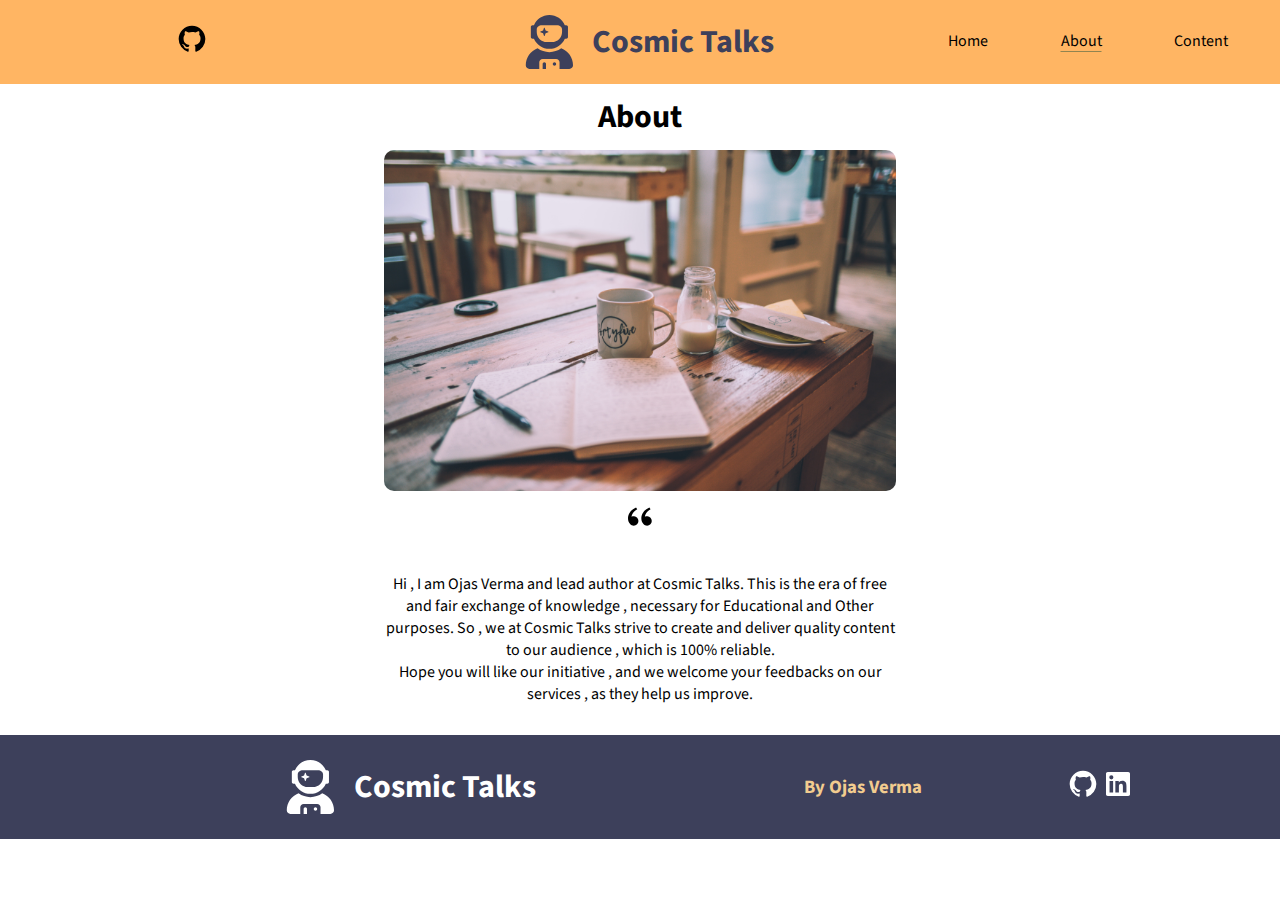
<file: about.html>
<!DOCTYPE html>
<html lang="en">
<head>
    <meta charset="UTF-8">
    <meta http-equiv="X-UA-Compatible" content="IE=edge">
    <meta name="viewport" content="width=device-width, initial-scale=1.0">
    <title>Cosmic Talks</title>
    <link rel="shortcut icon" href="logo.svg" type="image/x-icon">
    <link rel="stylesheet" href="style.css">
</head>
<body>
    <header>
        <div class="git">
            <a href="#"><svg xmlns="http://www.w3.org/2000/svg" viewBox="0 0 24 24" width="32" height="32"><path fill="none" d="M0 0h24v24H0z"/><path d="M12 2C6.475 2 2 6.475 2 12a9.994 9.994 0 0 0 6.838 9.488c.5.087.687-.213.687-.476 0-.237-.013-1.024-.013-1.862-2.512.463-3.162-.612-3.362-1.175-.113-.288-.6-1.175-1.025-1.413-.35-.187-.85-.65-.013-.662.788-.013 1.35.725 1.538 1.025.9 1.512 2.338 1.087 2.912.825.088-.65.35-1.087.638-1.337-2.225-.25-4.55-1.113-4.55-4.938 0-1.088.387-1.987 1.025-2.688-.1-.25-.45-1.275.1-2.65 0 0 .837-.262 2.75 1.026a9.28 9.28 0 0 1 2.5-.338c.85 0 1.7.112 2.5.337 1.912-1.3 2.75-1.024 2.75-1.024.55 1.375.2 2.4.1 2.65.637.7 1.025 1.587 1.025 2.687 0 3.838-2.337 4.688-4.562 4.938.362.312.675.912.675 1.85 0 1.337-.013 2.412-.013 2.75 0 .262.188.574.688.474A10.016 10.016 0 0 0 22 12c0-5.525-4.475-10-10-10z"/></svg></a>
        </div>
        <div class="logo">
            <svg xmlns="http://www.w3.org/2000/svg" viewBox="0 0 448 512"><!--! Font Awesome Pro 6.1.1 by @fontawesome - https://fontawesome.com License - https://fontawesome.com/license (Commercial License) Copyright 2022 Fonticons, Inc. --><path d="M176 448C167.3 448 160 455.3 160 464V512h32v-48C192 455.3 184.8 448 176 448zM272 448c-8.75 0-16 7.25-16 16s7.25 16 16 16s16-7.25 16-16S280.8 448 272 448zM164 172l8.205 24.62c1.215 3.645 6.375 3.645 7.59 0L188 172l24.62-8.203c3.646-1.219 3.646-6.375 0-7.594L188 148L179.8 123.4c-1.215-3.648-6.375-3.648-7.59 0L164 148L139.4 156.2c-3.646 1.219-3.646 6.375 0 7.594L164 172zM336.1 315.4C304 338.6 265.1 352 224 352s-80.03-13.43-112.1-36.59C46.55 340.2 0 403.3 0 477.3C0 496.5 15.52 512 34.66 512H128v-64c0-17.75 14.25-32 32-32h128c17.75 0 32 14.25 32 32v64h93.34C432.5 512 448 496.5 448 477.3C448 403.3 401.5 340.2 336.1 315.4zM64 224h13.5C102.3 280.5 158.4 320 224 320s121.8-39.5 146.5-96H384c8.75 0 16-7.25 16-16v-96C400 103.3 392.8 96 384 96h-13.5C345.8 39.5 289.6 0 224 0S102.3 39.5 77.5 96H64C55.25 96 48 103.3 48 112v96C48 216.8 55.25 224 64 224zM104 136C104 113.9 125.5 96 152 96h144c26.5 0 48 17.88 48 40V160c0 53-43 96-96 96h-48c-53 0-96-43-96-96V136z"/></svg>
            <h1>Cosmic Talks</h1>
        </div>
        <nav>
            <ul>
                <li><a href="index.html">Home</a></li>
                <li><a href="#" class="active">About</a></li>
                <li><a href="content.html">Content</a></li>
            </ul>
        </nav>
    </header>
    <div class="abt">
        <h1>About</h1>
        <img src="about.jpg" alt="Photo by Thom Holmes on Unsplash">
        <svg xmlns="http://www.w3.org/2000/svg" viewBox="0 0 24 24" width="32" height="32"><path fill="none" d="M0 0h24v24H0z"/><path d="M4.583 17.321C3.553 16.227 3 15 3 13.011c0-3.5 2.457-6.637 6.03-8.188l.893 1.378c-3.335 1.804-3.987 4.145-4.247 5.621.537-.278 1.24-.375 1.929-.311 1.804.167 3.226 1.648 3.226 3.489a3.5 3.5 0 0 1-3.5 3.5c-1.073 0-2.099-.49-2.748-1.179zm10 0C13.553 16.227 13 15 13 13.011c0-3.5 2.457-6.637 6.03-8.188l.893 1.378c-3.335 1.804-3.987 4.145-4.247 5.621.537-.278 1.24-.375 1.929-.311 1.804.167 3.226 1.648 3.226 3.489a3.5 3.5 0 0 1-3.5 3.5c-1.073 0-2.099-.49-2.748-1.179z"/></svg>
        <p>
            
            Hi , I am Ojas Verma and lead author at Cosmic Talks. This is the era of free and fair exchange of knowledge , necessary for Educational and Other purposes. So , we at Cosmic Talks strive to create and deliver quality content to our audience  , which is 100% reliable.
            <br>
            Hope you will like our initiative , and we welcome your feedbacks on our services , as they help us improve.
        </p>
    </div>
    <footer>
        <a href="#">
            <div class="logo">
                <svg xmlns="http://www.w3.org/2000/svg" viewBox="0 0 448 512"><!--! Font Awesome Pro 6.1.1 by @fontawesome - https://fontawesome.com License - https://fontawesome.com/license (Commercial License) Copyright 2022 Fonticons, Inc. --><path d="M176 448C167.3 448 160 455.3 160 464V512h32v-48C192 455.3 184.8 448 176 448zM272 448c-8.75 0-16 7.25-16 16s7.25 16 16 16s16-7.25 16-16S280.8 448 272 448zM164 172l8.205 24.62c1.215 3.645 6.375 3.645 7.59 0L188 172l24.62-8.203c3.646-1.219 3.646-6.375 0-7.594L188 148L179.8 123.4c-1.215-3.648-6.375-3.648-7.59 0L164 148L139.4 156.2c-3.646 1.219-3.646 6.375 0 7.594L164 172zM336.1 315.4C304 338.6 265.1 352 224 352s-80.03-13.43-112.1-36.59C46.55 340.2 0 403.3 0 477.3C0 496.5 15.52 512 34.66 512H128v-64c0-17.75 14.25-32 32-32h128c17.75 0 32 14.25 32 32v64h93.34C432.5 512 448 496.5 448 477.3C448 403.3 401.5 340.2 336.1 315.4zM64 224h13.5C102.3 280.5 158.4 320 224 320s121.8-39.5 146.5-96H384c8.75 0 16-7.25 16-16v-96C400 103.3 392.8 96 384 96h-13.5C345.8 39.5 289.6 0 224 0S102.3 39.5 77.5 96H64C55.25 96 48 103.3 48 112v96C48 216.8 55.25 224 64 224zM104 136C104 113.9 125.5 96 152 96h144c26.5 0 48 17.88 48 40V160c0 53-43 96-96 96h-48c-53 0-96-43-96-96V136z"/></svg>
                <h1>Cosmic Talks</h1>
            </div>
        </a>
        <h3>By Ojas Verma</h3>
        <div class="social">
            <a target="_blank" href=""><svg id="gh" xmlns="http://www.w3.org/2000/svg" viewBox="0 0 24 24" width="32" height="32"><path fill="none" d="M0 0h24v24H0z"/><path d="M12 2C6.475 2 2 6.475 2 12a9.994 9.994 0 0 0 6.838 9.488c.5.087.687-.213.687-.476 0-.237-.013-1.024-.013-1.862-2.512.463-3.162-.612-3.362-1.175-.113-.288-.6-1.175-1.025-1.413-.35-.187-.85-.65-.013-.662.788-.013 1.35.725 1.538 1.025.9 1.512 2.338 1.087 2.912.825.088-.65.35-1.087.638-1.337-2.225-.25-4.55-1.113-4.55-4.938 0-1.088.387-1.987 1.025-2.688-.1-.25-.45-1.275.1-2.65 0 0 .837-.262 2.75 1.026a9.28 9.28 0 0 1 2.5-.338c.85 0 1.7.112 2.5.337 1.912-1.3 2.75-1.024 2.75-1.024.55 1.375.2 2.4.1 2.65.637.7 1.025 1.587 1.025 2.687 0 3.838-2.337 4.688-4.562 4.938.362.312.675.912.675 1.85 0 1.337-.013 2.412-.013 2.75 0 .262.188.574.688.474A10.016 10.016 0 0 0 22 12c0-5.525-4.475-10-10-10z" /></svg></a>
            <a target="_blank" href="https://www.linkedin.com/in/ojas-verma-002a25232/"><svg id="li" xmlns="http://www.w3.org/2000/svg" viewBox="0 0 24 24" width="32" height="32"><path fill="none" d="M0 0h24v24H0z"/><path d="M18.335 18.339H15.67v-4.177c0-.996-.02-2.278-1.39-2.278-1.389 0-1.601 1.084-1.601 2.205v4.25h-2.666V9.75h2.56v1.17h.035c.358-.674 1.228-1.387 2.528-1.387 2.7 0 3.2 1.778 3.2 4.091v4.715zM7.003 8.575a1.546 1.546 0 0 1-1.548-1.549 1.548 1.548 0 1 1 1.547 1.549zm1.336 9.764H5.666V9.75H8.34v8.589zM19.67 3H4.329C3.593 3 3 3.58 3 4.297v15.406C3 20.42 3.594 21 4.328 21h15.338C20.4 21 21 20.42 21 19.703V4.297C21 3.58 20.4 3 19.666 3h.003z"/></svg></a>
        </div>
    </footer>
</body>
</html>
</file>
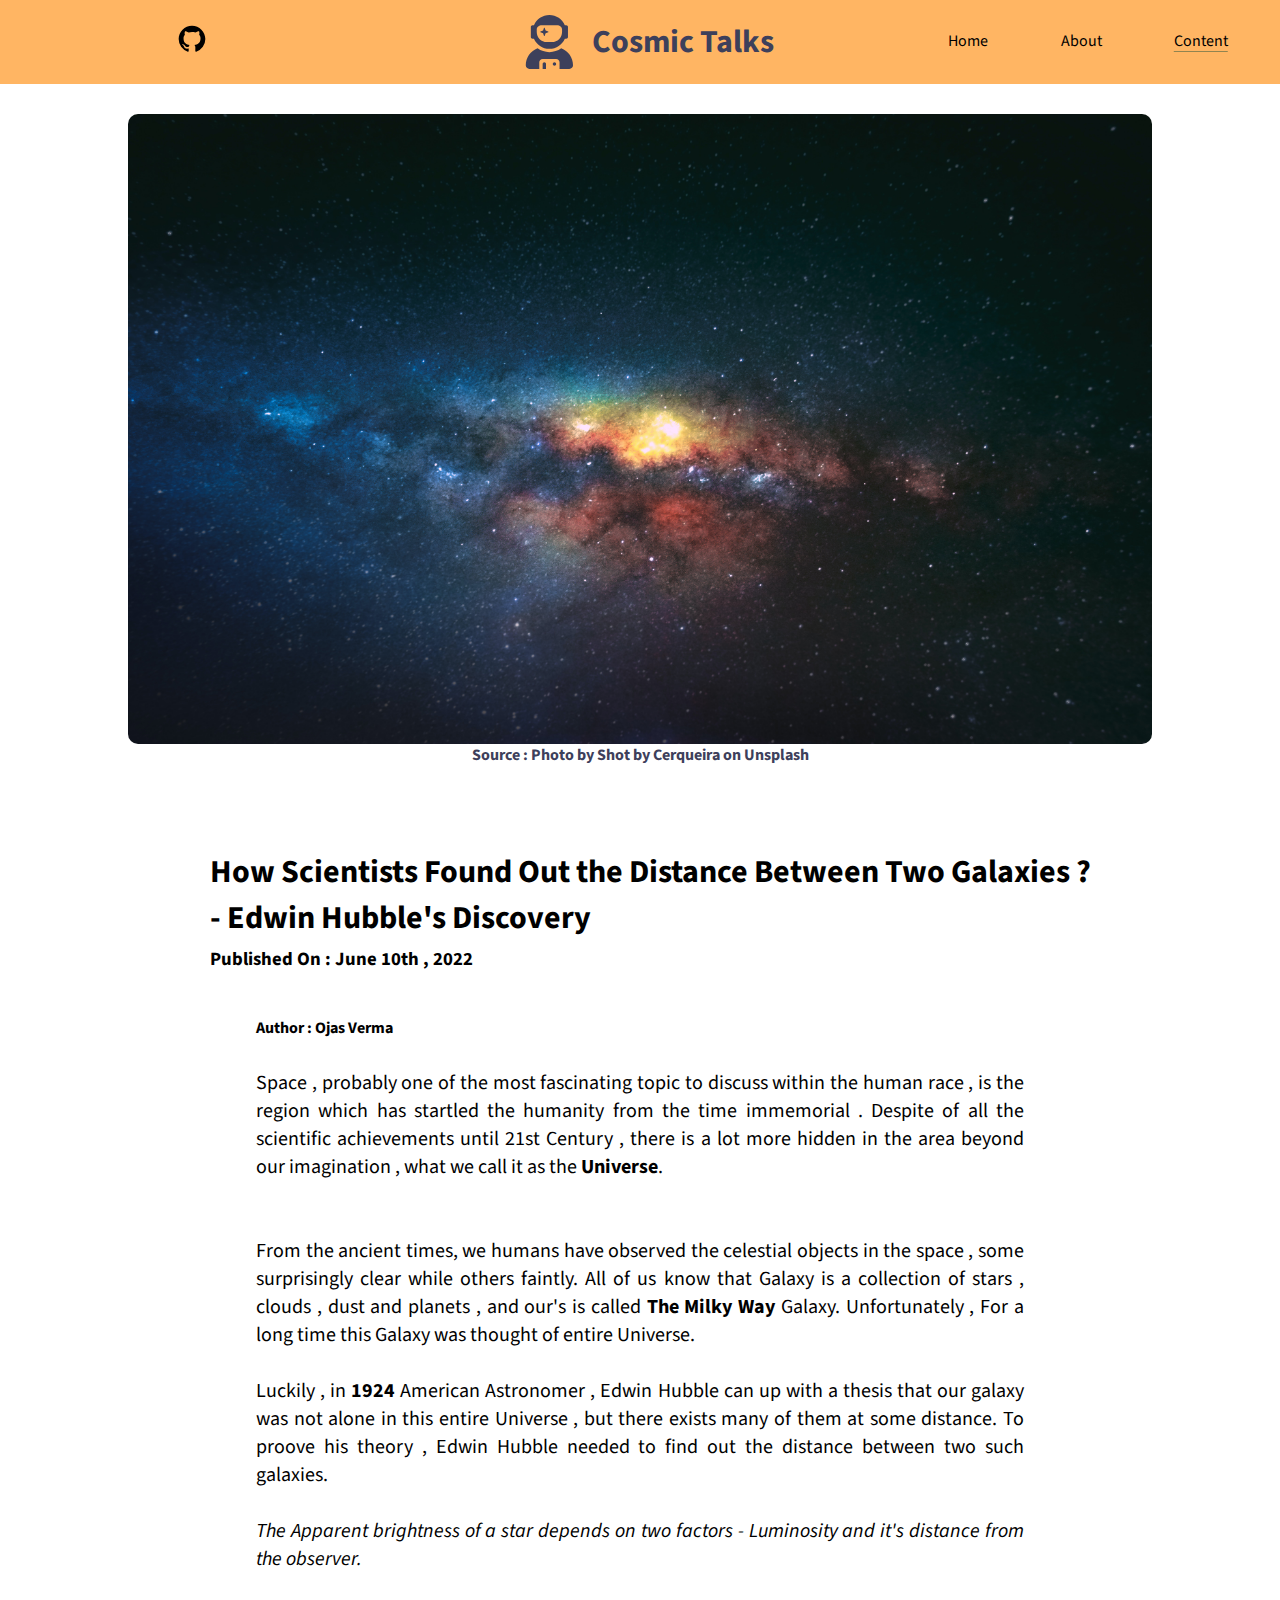
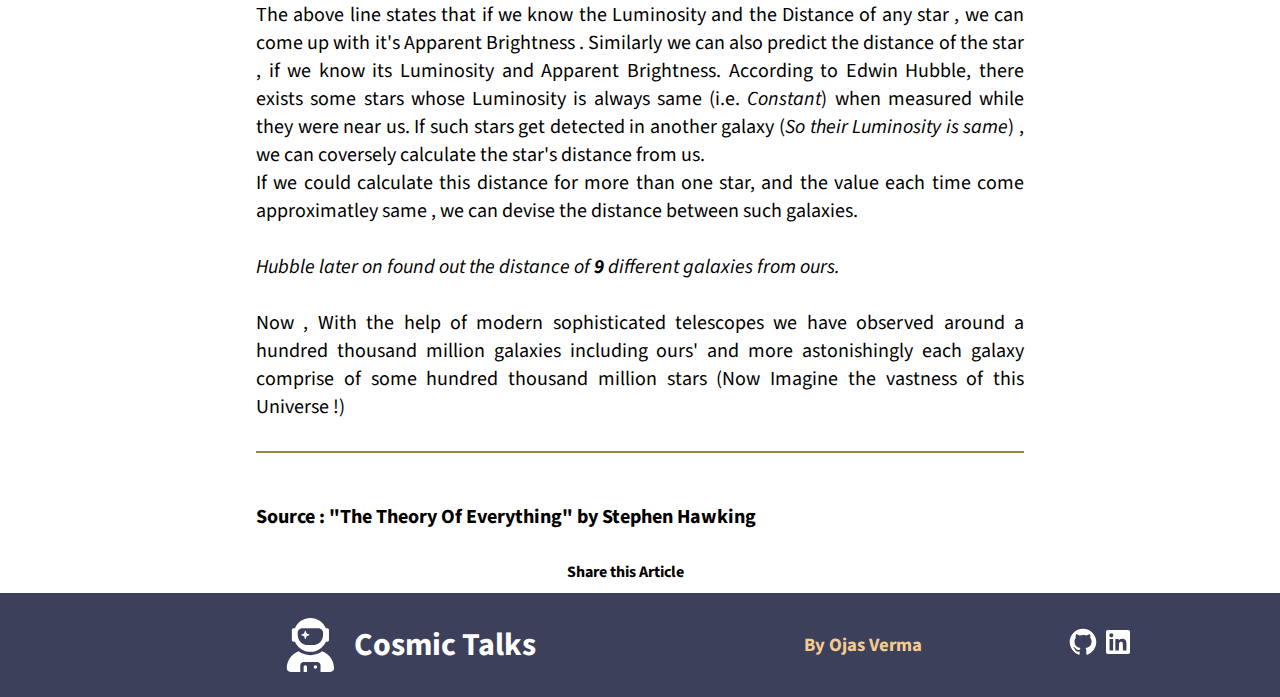
<file: blog_1.html>
<!DOCTYPE html>
<html lang="en">

<head>
    <meta charset="UTF-8">
    <meta http-equiv="X-UA-Compatible" content="IE=edge">
    <meta name="description" content="Ever Wondered how the Scientists have Discovered the distance between two distinct Galaxies ? Well we have discussed this question in this Article.">
    <meta name="keywords" content="Galaxy ,Ojas Verma, Cosmic Talks, Cosmology, Space, Universe , Edwin Hubble, Hubble, blog, distance ">
    <meta name="robots" content="INDEX,FOLLOW">
    <meta name="viewport" content="width=device-width, initial-scale=1.0">
    <title>How Scientists Found Out the Distance Between Two Galaxies | Cosmic Talks</title>
    <link rel="shortcut icon" href="logo.svg" type="image/x-icon">
    <link rel="stylesheet" href="style.css">
</head>

<body>
    <header>
        <div class="git">
            <a href="#"><svg xmlns="http://www.w3.org/2000/svg" viewBox="0 0 24 24" width="32" height="32">
                    <path fill="none" d="M0 0h24v24H0z" />
                    <path
                        d="M12 2C6.475 2 2 6.475 2 12a9.994 9.994 0 0 0 6.838 9.488c.5.087.687-.213.687-.476 0-.237-.013-1.024-.013-1.862-2.512.463-3.162-.612-3.362-1.175-.113-.288-.6-1.175-1.025-1.413-.35-.187-.85-.65-.013-.662.788-.013 1.35.725 1.538 1.025.9 1.512 2.338 1.087 2.912.825.088-.65.35-1.087.638-1.337-2.225-.25-4.55-1.113-4.55-4.938 0-1.088.387-1.987 1.025-2.688-.1-.25-.45-1.275.1-2.65 0 0 .837-.262 2.75 1.026a9.28 9.28 0 0 1 2.5-.338c.85 0 1.7.112 2.5.337 1.912-1.3 2.75-1.024 2.75-1.024.55 1.375.2 2.4.1 2.65.637.7 1.025 1.587 1.025 2.687 0 3.838-2.337 4.688-4.562 4.938.362.312.675.912.675 1.85 0 1.337-.013 2.412-.013 2.75 0 .262.188.574.688.474A10.016 10.016 0 0 0 22 12c0-5.525-4.475-10-10-10z" />
                </svg></a>
        </div>
        <div class="logo">
            <svg xmlns="http://www.w3.org/2000/svg" viewBox="0 0 448 512">
                <!--! Font Awesome Pro 6.1.1 by @fontawesome - https://fontawesome.com License - https://fontawesome.com/license (Commercial License) Copyright 2022 Fonticons, Inc. -->
                <path
                    d="M176 448C167.3 448 160 455.3 160 464V512h32v-48C192 455.3 184.8 448 176 448zM272 448c-8.75 0-16 7.25-16 16s7.25 16 16 16s16-7.25 16-16S280.8 448 272 448zM164 172l8.205 24.62c1.215 3.645 6.375 3.645 7.59 0L188 172l24.62-8.203c3.646-1.219 3.646-6.375 0-7.594L188 148L179.8 123.4c-1.215-3.648-6.375-3.648-7.59 0L164 148L139.4 156.2c-3.646 1.219-3.646 6.375 0 7.594L164 172zM336.1 315.4C304 338.6 265.1 352 224 352s-80.03-13.43-112.1-36.59C46.55 340.2 0 403.3 0 477.3C0 496.5 15.52 512 34.66 512H128v-64c0-17.75 14.25-32 32-32h128c17.75 0 32 14.25 32 32v64h93.34C432.5 512 448 496.5 448 477.3C448 403.3 401.5 340.2 336.1 315.4zM64 224h13.5C102.3 280.5 158.4 320 224 320s121.8-39.5 146.5-96H384c8.75 0 16-7.25 16-16v-96C400 103.3 392.8 96 384 96h-13.5C345.8 39.5 289.6 0 224 0S102.3 39.5 77.5 96H64C55.25 96 48 103.3 48 112v96C48 216.8 55.25 224 64 224zM104 136C104 113.9 125.5 96 152 96h144c26.5 0 48 17.88 48 40V160c0 53-43 96-96 96h-48c-53 0-96-43-96-96V136z" />
            </svg>
            <h1>Cosmic Talks</h1>
        </div>
        <nav>
            <ul>
                <li><a href="index.html">Home</a></li>
                <li><a href="about.html">About</a></li>
                <li><a href="content.html" class="active">Content</a></li>
            </ul>
        </nav>
    </header>
    <div class="blog-hero">
        <img src="blog-1.jpg" alt="blog-1">
        <h4>Source : Photo by Shot by Cerqueira on Unsplash</h4>
    </div>
    <div class="blog-cont">
        <div class="title">
            <h1>How Scientists Found Out the Distance Between Two Galaxies ? <br> - Edwin Hubble's Discovery</h1>
            <h3>Published On : June 10th , 2022 </h3>
        </div>
        <div class="author">
            <h4>Author : Ojas Verma</h4>
        </div>
        <div class="text">
            <p>
                Space , probably one of the most fascinating topic to discuss within the human race , is the region
                which has startled the humanity from the time immemorial . Despite of all the scientific achievements
                until 21st Century , there is a lot more hidden in the area beyond our imagination , what we call it as
                the <b>Universe</b>.
                <br><br><br>
                From the ancient times, we humans have observed the celestial objects in the space , some surprisingly
                clear while others faintly. All of us know that Galaxy is a collection of stars , clouds , dust and
                planets , and our's is called <b>The Milky Way</b> Galaxy. Unfortunately , For a long time this Galaxy
                was thought of entire Universe.<br><br>
                Luckily , in <b>1924</b> American Astronomer , Edwin Hubble can up with a thesis that our galaxy was not
                alone in this entire Universe , but there exists many of them at some distance. To proove his theory ,
                Edwin Hubble needed to find out the distance between two such galaxies. <br>
                <br><i>The Apparent brightness of a star depends on two factors - Luminosity and it's distance from the
                    observer.</i><br><br>
                The above line states that if we know the Luminosity and the Distance of any star , we can come up with
                it's Apparent Brightness . Similarly we can also predict the distance of the star , if we know its
                Luminosity and Apparent Brightness. According to Edwin Hubble, there exists some stars whose Luminosity
                is always same (i.e. <i>Constant</i>) when measured while they were near us.
                If such stars get detected in another galaxy (<i>So their Luminosity is same</i>) , we can coversely
                calculate the star's distance from us. <br>
                If we could calculate this distance for more than one star, and the value each time come approximatley
                same , we can devise the distance between such galaxies. <br><br>
                <i>
                    Hubble later on found out the distance of <b>9</b> different galaxies from ours. </i>
                <br><br>
                Now , With the help of modern sophisticated telescopes we have observed around a hundred thousand
                million galaxies including ours' and more astonishingly each galaxy comprise of some hundred thousand
                million stars (Now Imagine the vastness of this Universe !)
            </p>
        </div>
        <div class="source">
            <h4>Source : "The Theory Of Everything" by Stephen Hawking</h4>
        </div>
        <div class="share">
            <h4>Share this Article</h4>
            <div class="a2a_kit a2a_kit_size_32 a2a_default_style">
                <a class="a2a_button_facebook" href="#" ></a>
                <a class="a2a_button_whatsapp" href="#" ></a>
            </div>
            <script async src="https://static.addtoany.com/menu/page.js"></script>
        </div>
    </div>
    <footer>
        <a href="index.html">
            <div class="logo">
                <svg xmlns="http://www.w3.org/2000/svg" viewBox="0 0 448 512">
                    <!--! Font Awesome Pro 6.1.1 by @fontawesome - https://fontawesome.com License - https://fontawesome.com/license (Commercial License) Copyright 2022 Fonticons, Inc. -->
                    <path
                        d="M176 448C167.3 448 160 455.3 160 464V512h32v-48C192 455.3 184.8 448 176 448zM272 448c-8.75 0-16 7.25-16 16s7.25 16 16 16s16-7.25 16-16S280.8 448 272 448zM164 172l8.205 24.62c1.215 3.645 6.375 3.645 7.59 0L188 172l24.62-8.203c3.646-1.219 3.646-6.375 0-7.594L188 148L179.8 123.4c-1.215-3.648-6.375-3.648-7.59 0L164 148L139.4 156.2c-3.646 1.219-3.646 6.375 0 7.594L164 172zM336.1 315.4C304 338.6 265.1 352 224 352s-80.03-13.43-112.1-36.59C46.55 340.2 0 403.3 0 477.3C0 496.5 15.52 512 34.66 512H128v-64c0-17.75 14.25-32 32-32h128c17.75 0 32 14.25 32 32v64h93.34C432.5 512 448 496.5 448 477.3C448 403.3 401.5 340.2 336.1 315.4zM64 224h13.5C102.3 280.5 158.4 320 224 320s121.8-39.5 146.5-96H384c8.75 0 16-7.25 16-16v-96C400 103.3 392.8 96 384 96h-13.5C345.8 39.5 289.6 0 224 0S102.3 39.5 77.5 96H64C55.25 96 48 103.3 48 112v96C48 216.8 55.25 224 64 224zM104 136C104 113.9 125.5 96 152 96h144c26.5 0 48 17.88 48 40V160c0 53-43 96-96 96h-48c-53 0-96-43-96-96V136z" />
                </svg>
                <h1>Cosmic Talks</h1>
            </div>
        </a>
        <h3>By Ojas Verma</h3>
        <div class="social">
            <a target="_blank" href=""><svg id="gh" xmlns="http://www.w3.org/2000/svg" viewBox="0 0 24 24" width="32"
                    height="32">
                    <path fill="none" d="M0 0h24v24H0z" />
                    <path
                        d="M12 2C6.475 2 2 6.475 2 12a9.994 9.994 0 0 0 6.838 9.488c.5.087.687-.213.687-.476 0-.237-.013-1.024-.013-1.862-2.512.463-3.162-.612-3.362-1.175-.113-.288-.6-1.175-1.025-1.413-.35-.187-.85-.65-.013-.662.788-.013 1.35.725 1.538 1.025.9 1.512 2.338 1.087 2.912.825.088-.65.35-1.087.638-1.337-2.225-.25-4.55-1.113-4.55-4.938 0-1.088.387-1.987 1.025-2.688-.1-.25-.45-1.275.1-2.65 0 0 .837-.262 2.75 1.026a9.28 9.28 0 0 1 2.5-.338c.85 0 1.7.112 2.5.337 1.912-1.3 2.75-1.024 2.75-1.024.55 1.375.2 2.4.1 2.65.637.7 1.025 1.587 1.025 2.687 0 3.838-2.337 4.688-4.562 4.938.362.312.675.912.675 1.85 0 1.337-.013 2.412-.013 2.75 0 .262.188.574.688.474A10.016 10.016 0 0 0 22 12c0-5.525-4.475-10-10-10z" />
                </svg></a>
            <a target="_blank" href="https://www.linkedin.com/in/ojas-verma-002a25232/"><svg id="li"
                    xmlns="http://www.w3.org/2000/svg" viewBox="0 0 24 24" width="32" height="32">
                    <path fill="none" d="M0 0h24v24H0z" />
                    <path
                        d="M18.335 18.339H15.67v-4.177c0-.996-.02-2.278-1.39-2.278-1.389 0-1.601 1.084-1.601 2.205v4.25h-2.666V9.75h2.56v1.17h.035c.358-.674 1.228-1.387 2.528-1.387 2.7 0 3.2 1.778 3.2 4.091v4.715zM7.003 8.575a1.546 1.546 0 0 1-1.548-1.549 1.548 1.548 0 1 1 1.547 1.549zm1.336 9.764H5.666V9.75H8.34v8.589zM19.67 3H4.329C3.593 3 3 3.58 3 4.297v15.406C3 20.42 3.594 21 4.328 21h15.338C20.4 21 21 20.42 21 19.703V4.297C21 3.58 20.4 3 19.666 3h.003z" />
                </svg></a>
        </div>
    </footer>
</body>

</html>
</file>
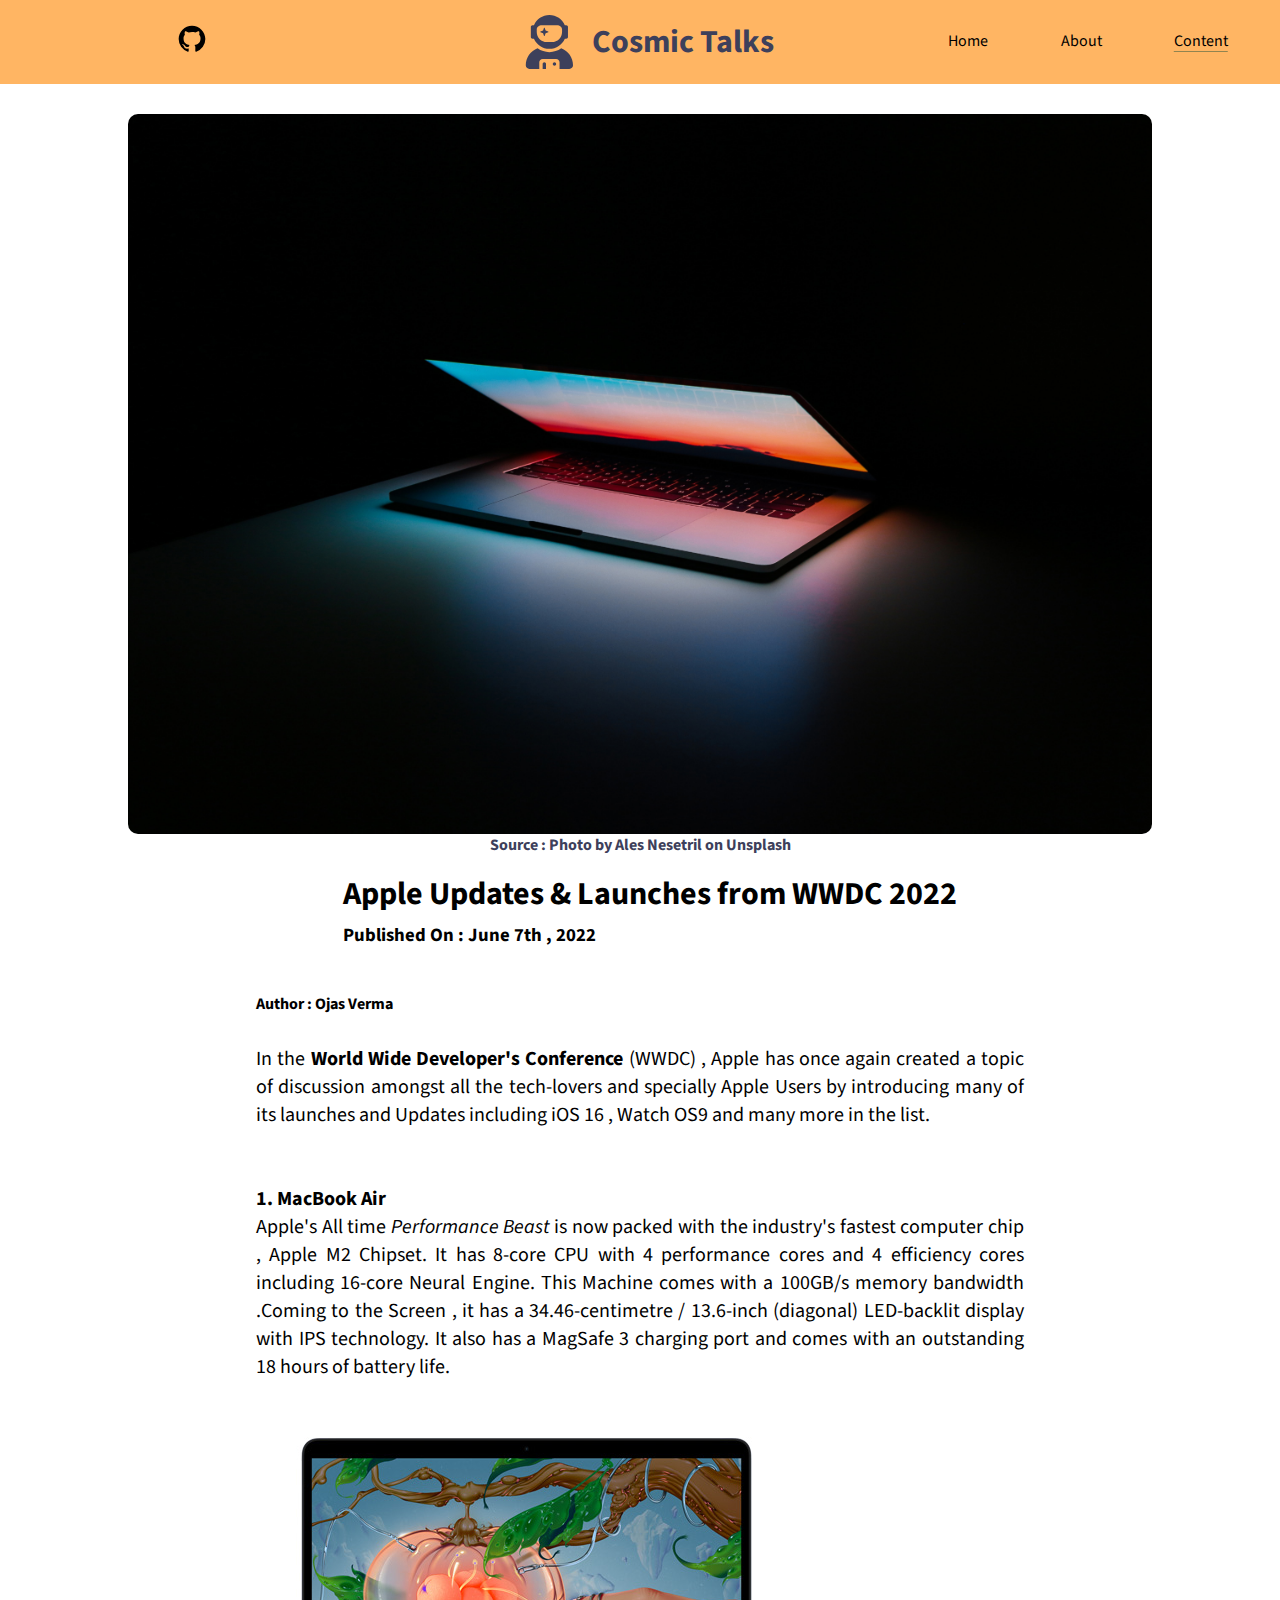
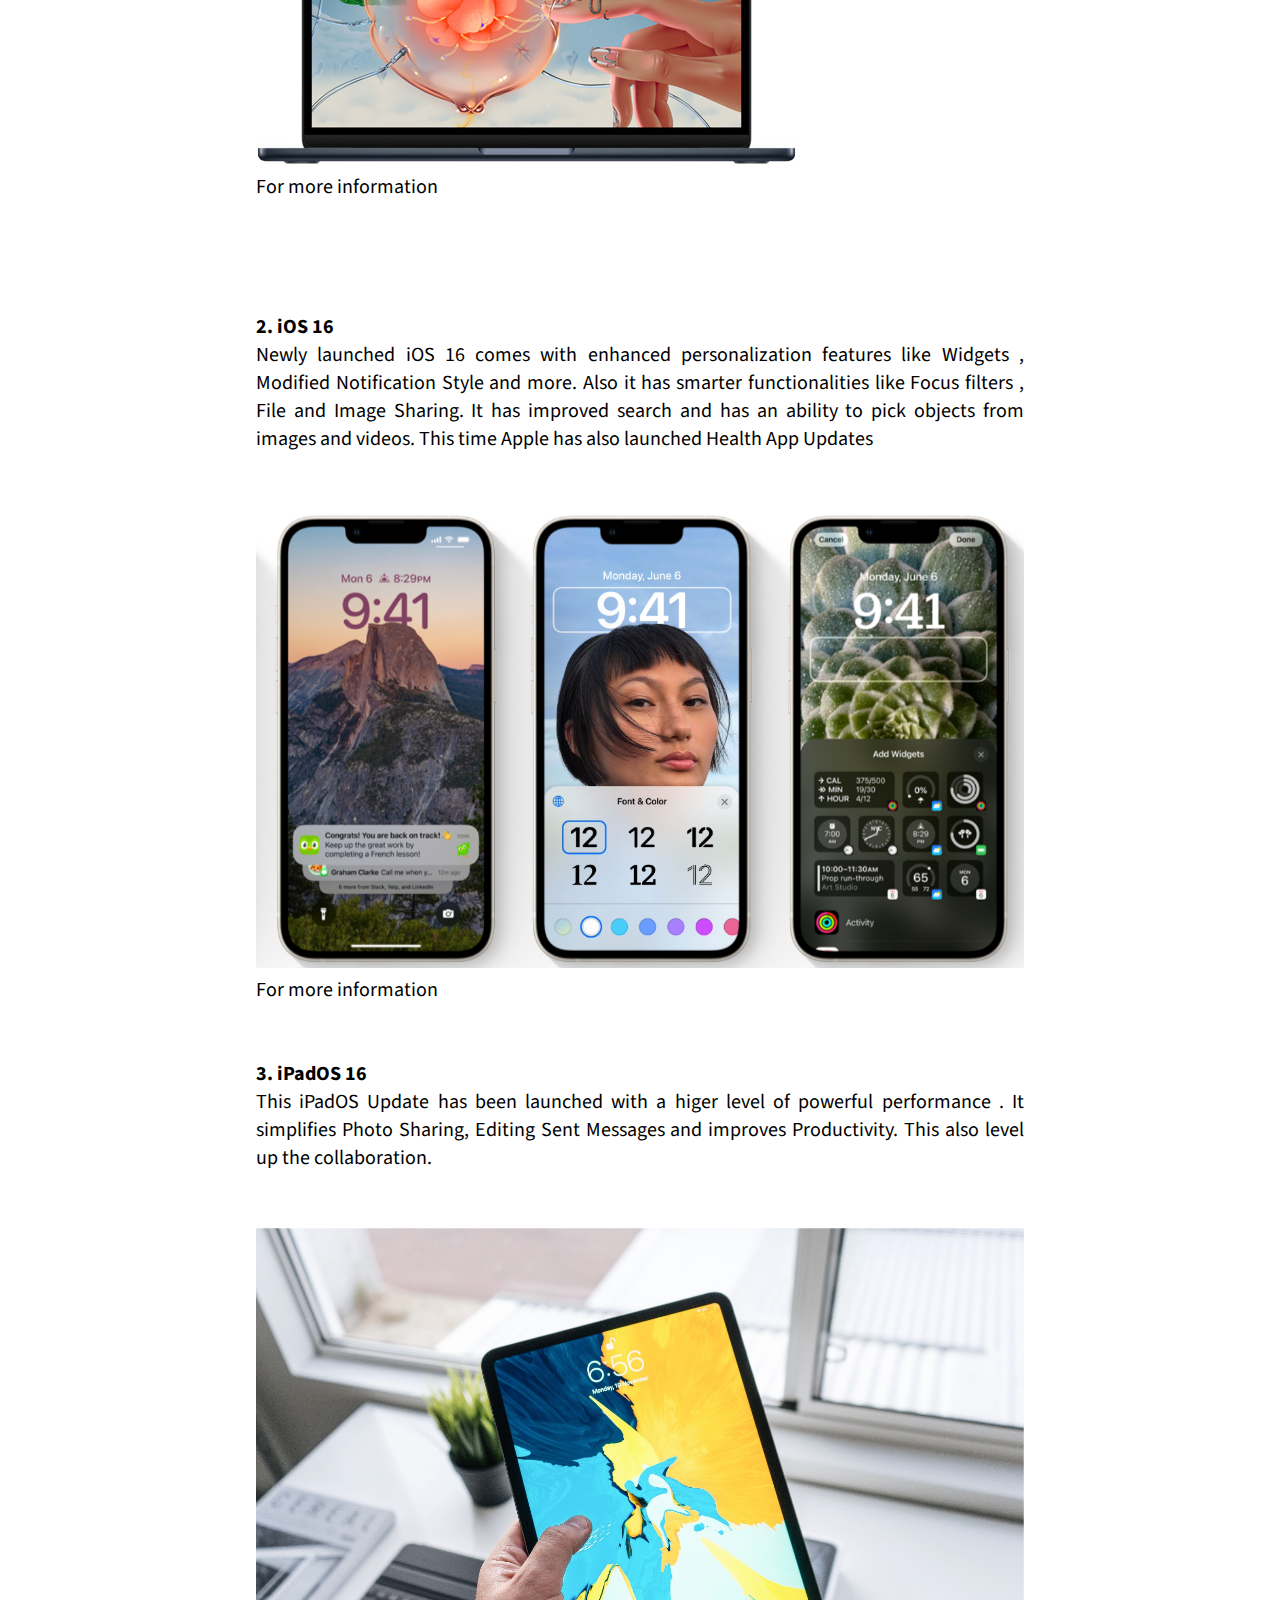
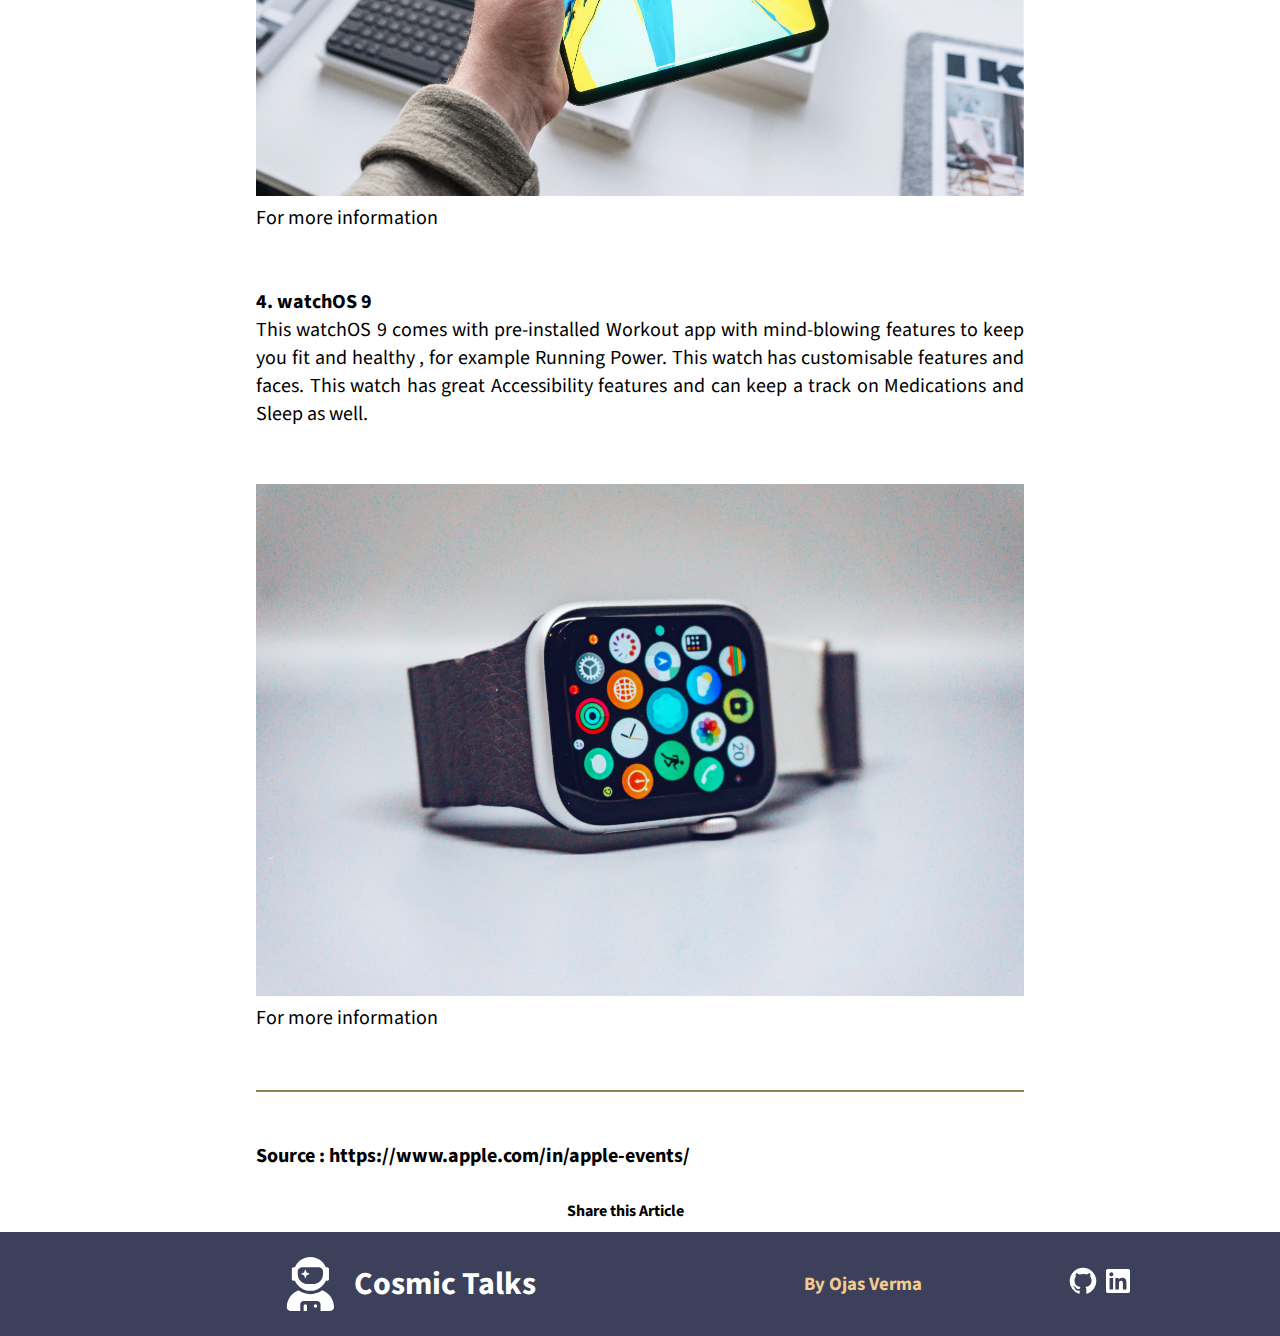
<file: blog_2.html>
<!DOCTYPE html>
<html lang="en">

<head>
    <meta charset="UTF-8">
    <meta http-equiv="X-UA-Compatible" content="IE=edge">
    <meta name="viewport" content="width=device-width, initial-scale=1.0">
    <meta name="description" content="This Blog highlights the launches and updates from Apple's WWDC 2022 Event.">
    <meta name="keywords" content="Apple, Blog, WWDC, 2022,macbook, M2 Chip , Ojas Verma , Ipad, Apple Watch">
    <meta name="robots" content="INDEX,FOLLOW">
    <title>Apple Updates & Launches from WWDC 2022  | Cosmic Talks</title>
    <link rel="shortcut icon" href="logo.svg" type="image/x-icon">
    <link rel="stylesheet" href="style.css">
</head>

<body>
    <header>
        <div class="git">
            <a href="#"><svg xmlns="http://www.w3.org/2000/svg" viewBox="0 0 24 24" width="32" height="32">
                    <path fill="none" d="M0 0h24v24H0z" />
                    <path
                        d="M12 2C6.475 2 2 6.475 2 12a9.994 9.994 0 0 0 6.838 9.488c.5.087.687-.213.687-.476 0-.237-.013-1.024-.013-1.862-2.512.463-3.162-.612-3.362-1.175-.113-.288-.6-1.175-1.025-1.413-.35-.187-.85-.65-.013-.662.788-.013 1.35.725 1.538 1.025.9 1.512 2.338 1.087 2.912.825.088-.65.35-1.087.638-1.337-2.225-.25-4.55-1.113-4.55-4.938 0-1.088.387-1.987 1.025-2.688-.1-.25-.45-1.275.1-2.65 0 0 .837-.262 2.75 1.026a9.28 9.28 0 0 1 2.5-.338c.85 0 1.7.112 2.5.337 1.912-1.3 2.75-1.024 2.75-1.024.55 1.375.2 2.4.1 2.65.637.7 1.025 1.587 1.025 2.687 0 3.838-2.337 4.688-4.562 4.938.362.312.675.912.675 1.85 0 1.337-.013 2.412-.013 2.75 0 .262.188.574.688.474A10.016 10.016 0 0 0 22 12c0-5.525-4.475-10-10-10z" />
                </svg></a>
        </div>
        <div class="logo">
            <svg xmlns="http://www.w3.org/2000/svg" viewBox="0 0 448 512">
                <!--! Font Awesome Pro 6.1.1 by @fontawesome - https://fontawesome.com License - https://fontawesome.com/license (Commercial License) Copyright 2022 Fonticons, Inc. -->
                <path
                    d="M176 448C167.3 448 160 455.3 160 464V512h32v-48C192 455.3 184.8 448 176 448zM272 448c-8.75 0-16 7.25-16 16s7.25 16 16 16s16-7.25 16-16S280.8 448 272 448zM164 172l8.205 24.62c1.215 3.645 6.375 3.645 7.59 0L188 172l24.62-8.203c3.646-1.219 3.646-6.375 0-7.594L188 148L179.8 123.4c-1.215-3.648-6.375-3.648-7.59 0L164 148L139.4 156.2c-3.646 1.219-3.646 6.375 0 7.594L164 172zM336.1 315.4C304 338.6 265.1 352 224 352s-80.03-13.43-112.1-36.59C46.55 340.2 0 403.3 0 477.3C0 496.5 15.52 512 34.66 512H128v-64c0-17.75 14.25-32 32-32h128c17.75 0 32 14.25 32 32v64h93.34C432.5 512 448 496.5 448 477.3C448 403.3 401.5 340.2 336.1 315.4zM64 224h13.5C102.3 280.5 158.4 320 224 320s121.8-39.5 146.5-96H384c8.75 0 16-7.25 16-16v-96C400 103.3 392.8 96 384 96h-13.5C345.8 39.5 289.6 0 224 0S102.3 39.5 77.5 96H64C55.25 96 48 103.3 48 112v96C48 216.8 55.25 224 64 224zM104 136C104 113.9 125.5 96 152 96h144c26.5 0 48 17.88 48 40V160c0 53-43 96-96 96h-48c-53 0-96-43-96-96V136z" />
            </svg>
            <h1>Cosmic Talks</h1>
        </div>
        <nav>
            <ul>
                <li><a href="index.html">Home</a></li>
                <li><a href="about.html">About</a></li>
                <li><a href="content.html" class="active">Content</a></li>
            </ul>
        </nav>
    </header>
    <div class="blog-hero" style="height: max-content;">
        <img src="blog-2.jpg" alt="blog-2" style="height: 80vh;">
        <h4>Source : Photo by Ales Nesetril on Unsplash</a>
    </div>
    <div class="blog-cont">
        <div class="title">
            <h1>Apple Updates & Launches from WWDC 2022 </h1>
            <h3>Published On : June 7th , 2022 </h3>
        </div>
        <div class="author">
            <h4>Author : Ojas Verma</h4>
        </div>
        <div class="text">
            <p>
                In the <b> World Wide Developer's Conference</b> (WWDC) , Apple has once again created a topic of discussion amongst all the tech-lovers and specially Apple Users by introducing many of its launches and Updates including iOS 16 , Watch OS9 and many more in the list. 
                <br><br><br>
                <b>1. MacBook Air</b><br>
                Apple's All time <i>Performance Beast</i> is now packed with the industry's fastest computer chip , Apple M2 Chipset. It has 8-core CPU with 4 performance cores and 4 efficiency cores including 16-core Neural Engine. This Machine comes with a 100GB/s memory bandwidth .Coming to the Screen , it has a 34.46-centimetre / 13.6-inch (diagonal) LED-backlit display with IPS technology. It also has a MagSafe 3 charging port and comes with an outstanding 18 hours of battery life.
                <br>
                <br><br>
                <img src="mac.jpg" alt="MacBook"><br>
                <a href="https://www.apple.com/in/macbook-air-m2/specs/">For more information</a>
                <br>
                <br>
                <br><br><br>
                <b>2. iOS 16</b><br>
                Newly launched iOS 16 comes with enhanced personalization features like Widgets , Modified Notification Style and more. Also it has smarter functionalities like Focus filters , File and Image Sharing. It has improved search and has an ability to pick objects from images and videos. This time Apple has also launched Health App Updates
                <br>
                <br><br>
                <img src="ios.PNG" alt="Photo by Henry Ascroft on Unsplash" style="width: 60vw;"><br>
                <a href="https://www.apple.com/in/ios/ios-16-preview/">For more information</a>
                <br>
                <br>
                <br>
                <b>3. iPadOS 16 </b><br>
                This iPadOS Update has been launched with a higer level of powerful performance . It simplifies Photo Sharing, Editing Sent Messages and improves Productivity. This also level up the collaboration.
                <br>
                <br><br>
                <img src="ipad.jpg" alt="iPadOS16" style="width: 60vw;"><br>
                <a href="https://www.apple.com/in/ipados/ipados-16-preview/">For more information</a>
                <br>
                <br>
                <br>
                <b>4. watchOS 9 </b><br>
                This watchOS 9 comes with pre-installed Workout app with mind-blowing features to keep you fit and healthy , for example Running Power. This watch has customisable features and faces. This watch has great Accessibility features and can keep a track on Medications and Sleep as well.
                <br>
                <br><br>
                <img src="watch.jpg" alt="Photo by Simon Daoudi on Unsplash" style="width: 60vw;"><br>
                <a href="https://www.apple.com/in/watchos/watchos-preview/">For more information</a>
                <br>
                <br>
            </p>
        </div>
        <div class="source">
            <h4>Source : https://www.apple.com/in/apple-events/</h4>
        </div>
        <div class="share">
            <h4>Share this Article</h4>
            <div class="a2a_kit a2a_kit_size_32 a2a_default_style">
                <a class="a2a_button_facebook" href="#" ></a>
                <a class="a2a_button_whatsapp" href="#" ></a>
            </div>
            <script async src="https://static.addtoany.com/menu/page.js"></script>
        </div>
    </div>
    <footer>
        <a href="index.html">
            <div class="logo">
                <svg xmlns="http://www.w3.org/2000/svg" viewBox="0 0 448 512">
                    <!--! Font Awesome Pro 6.1.1 by @fontawesome - https://fontawesome.com License - https://fontawesome.com/license (Commercial License) Copyright 2022 Fonticons, Inc. -->
                    <path
                        d="M176 448C167.3 448 160 455.3 160 464V512h32v-48C192 455.3 184.8 448 176 448zM272 448c-8.75 0-16 7.25-16 16s7.25 16 16 16s16-7.25 16-16S280.8 448 272 448zM164 172l8.205 24.62c1.215 3.645 6.375 3.645 7.59 0L188 172l24.62-8.203c3.646-1.219 3.646-6.375 0-7.594L188 148L179.8 123.4c-1.215-3.648-6.375-3.648-7.59 0L164 148L139.4 156.2c-3.646 1.219-3.646 6.375 0 7.594L164 172zM336.1 315.4C304 338.6 265.1 352 224 352s-80.03-13.43-112.1-36.59C46.55 340.2 0 403.3 0 477.3C0 496.5 15.52 512 34.66 512H128v-64c0-17.75 14.25-32 32-32h128c17.75 0 32 14.25 32 32v64h93.34C432.5 512 448 496.5 448 477.3C448 403.3 401.5 340.2 336.1 315.4zM64 224h13.5C102.3 280.5 158.4 320 224 320s121.8-39.5 146.5-96H384c8.75 0 16-7.25 16-16v-96C400 103.3 392.8 96 384 96h-13.5C345.8 39.5 289.6 0 224 0S102.3 39.5 77.5 96H64C55.25 96 48 103.3 48 112v96C48 216.8 55.25 224 64 224zM104 136C104 113.9 125.5 96 152 96h144c26.5 0 48 17.88 48 40V160c0 53-43 96-96 96h-48c-53 0-96-43-96-96V136z" />
                </svg>
                <h1>Cosmic Talks</h1>
            </div>
        </a>
        <h3>By Ojas Verma</h3>
        <div class="social">
            <a target="_blank" href=""><svg id="gh" xmlns="http://www.w3.org/2000/svg" viewBox="0 0 24 24" width="32"
                    height="32">
                    <path fill="none" d="M0 0h24v24H0z" />
                    <path
                        d="M12 2C6.475 2 2 6.475 2 12a9.994 9.994 0 0 0 6.838 9.488c.5.087.687-.213.687-.476 0-.237-.013-1.024-.013-1.862-2.512.463-3.162-.612-3.362-1.175-.113-.288-.6-1.175-1.025-1.413-.35-.187-.85-.65-.013-.662.788-.013 1.35.725 1.538 1.025.9 1.512 2.338 1.087 2.912.825.088-.65.35-1.087.638-1.337-2.225-.25-4.55-1.113-4.55-4.938 0-1.088.387-1.987 1.025-2.688-.1-.25-.45-1.275.1-2.65 0 0 .837-.262 2.75 1.026a9.28 9.28 0 0 1 2.5-.338c.85 0 1.7.112 2.5.337 1.912-1.3 2.75-1.024 2.75-1.024.55 1.375.2 2.4.1 2.65.637.7 1.025 1.587 1.025 2.687 0 3.838-2.337 4.688-4.562 4.938.362.312.675.912.675 1.85 0 1.337-.013 2.412-.013 2.75 0 .262.188.574.688.474A10.016 10.016 0 0 0 22 12c0-5.525-4.475-10-10-10z" />
                </svg></a>
            <a target="_blank" href="https://www.linkedin.com/in/ojas-verma-002a25232/"><svg id="li"
                    xmlns="http://www.w3.org/2000/svg" viewBox="0 0 24 24" width="32" height="32">
                    <path fill="none" d="M0 0h24v24H0z" />
                    <path
                        d="M18.335 18.339H15.67v-4.177c0-.996-.02-2.278-1.39-2.278-1.389 0-1.601 1.084-1.601 2.205v4.25h-2.666V9.75h2.56v1.17h.035c.358-.674 1.228-1.387 2.528-1.387 2.7 0 3.2 1.778 3.2 4.091v4.715zM7.003 8.575a1.546 1.546 0 0 1-1.548-1.549 1.548 1.548 0 1 1 1.547 1.549zm1.336 9.764H5.666V9.75H8.34v8.589zM19.67 3H4.329C3.593 3 3 3.58 3 4.297v15.406C3 20.42 3.594 21 4.328 21h15.338C20.4 21 21 20.42 21 19.703V4.297C21 3.58 20.4 3 19.666 3h.003z" />
                </svg></a>
        </div>
    </footer>
</body>

</html>
</file>
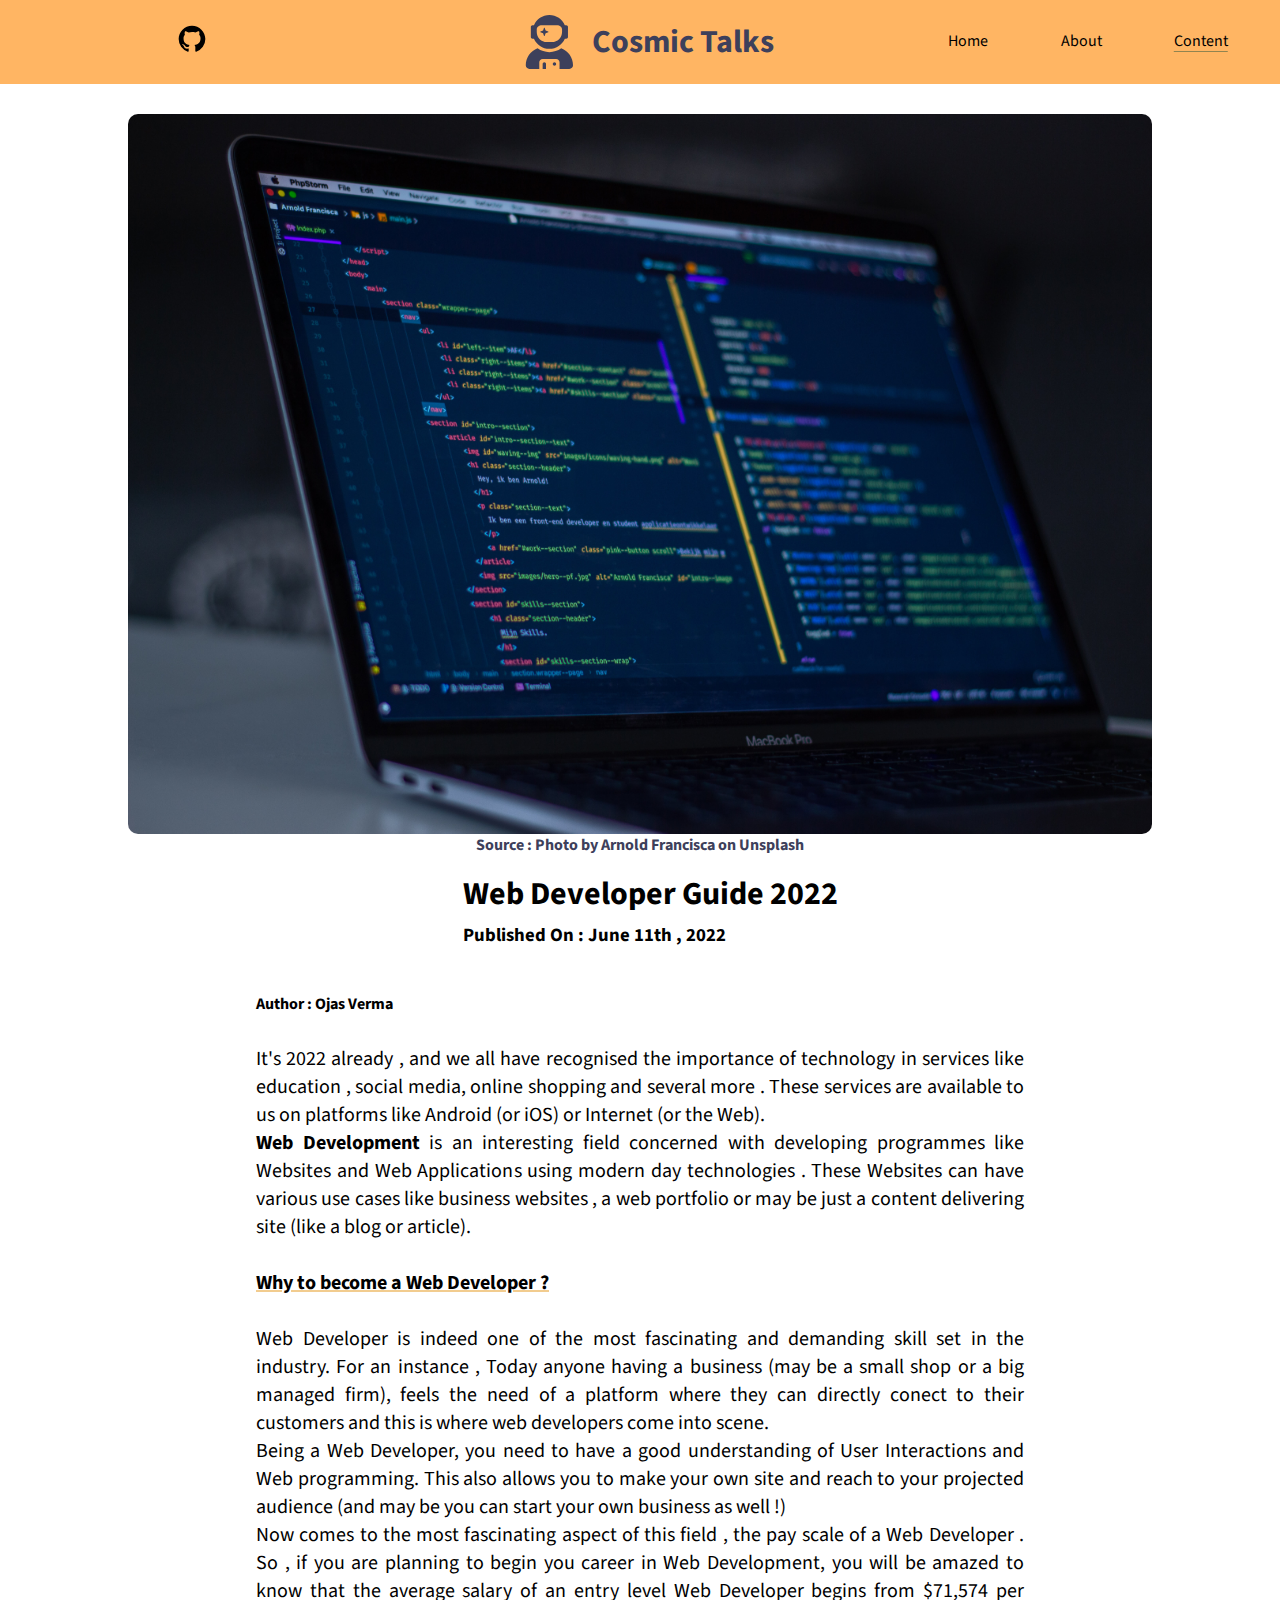
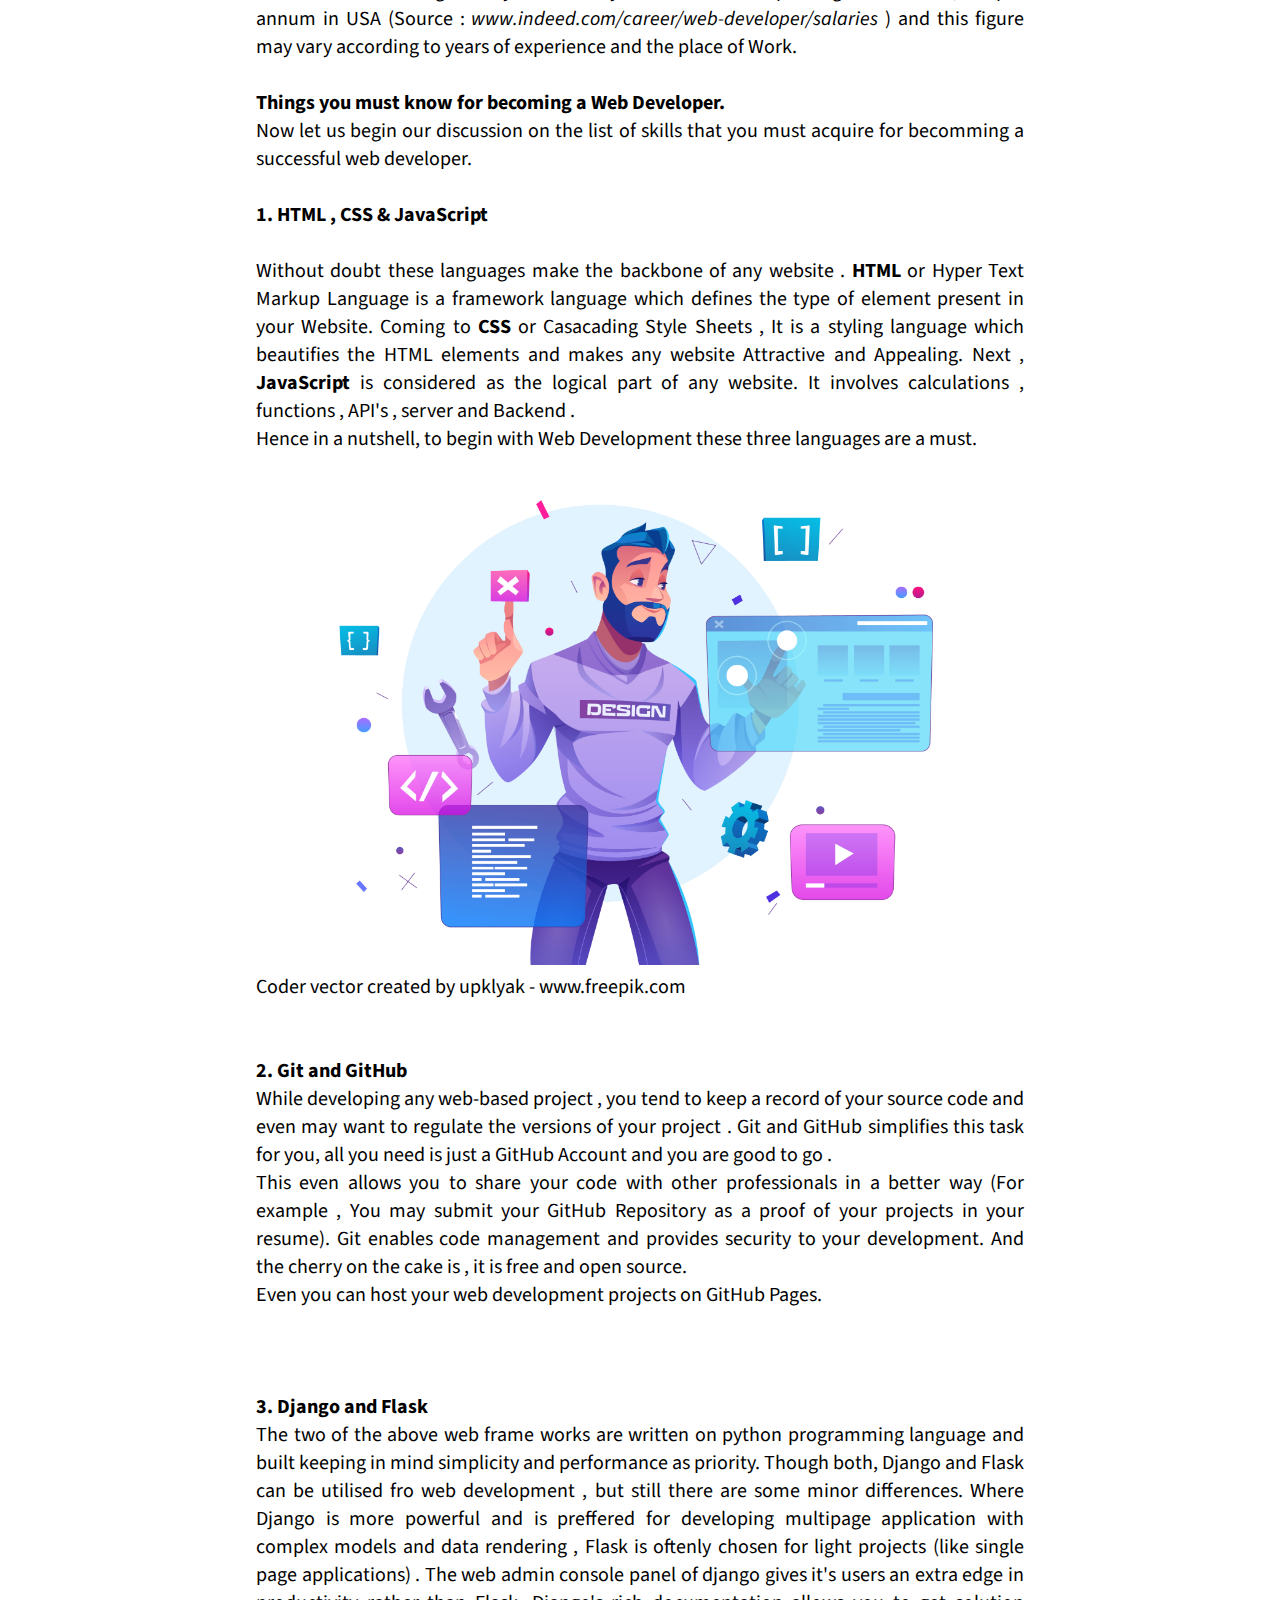
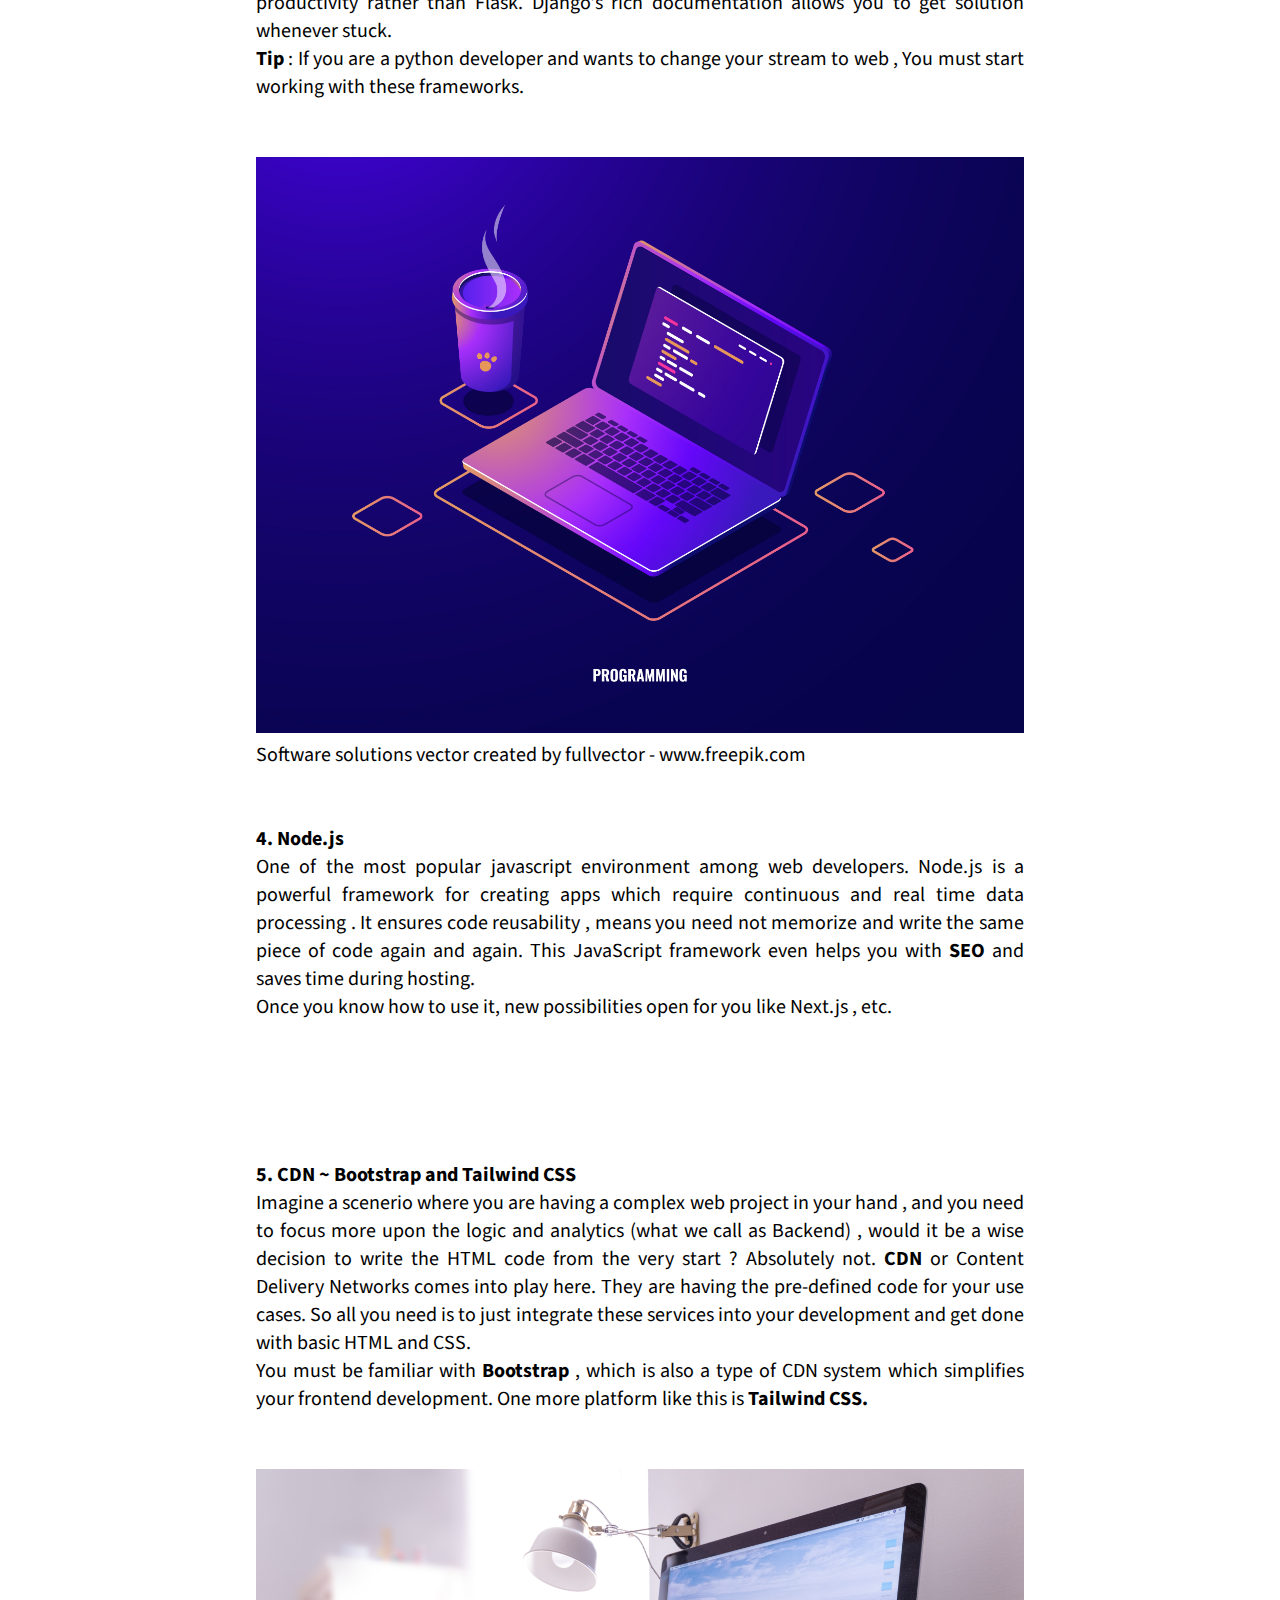
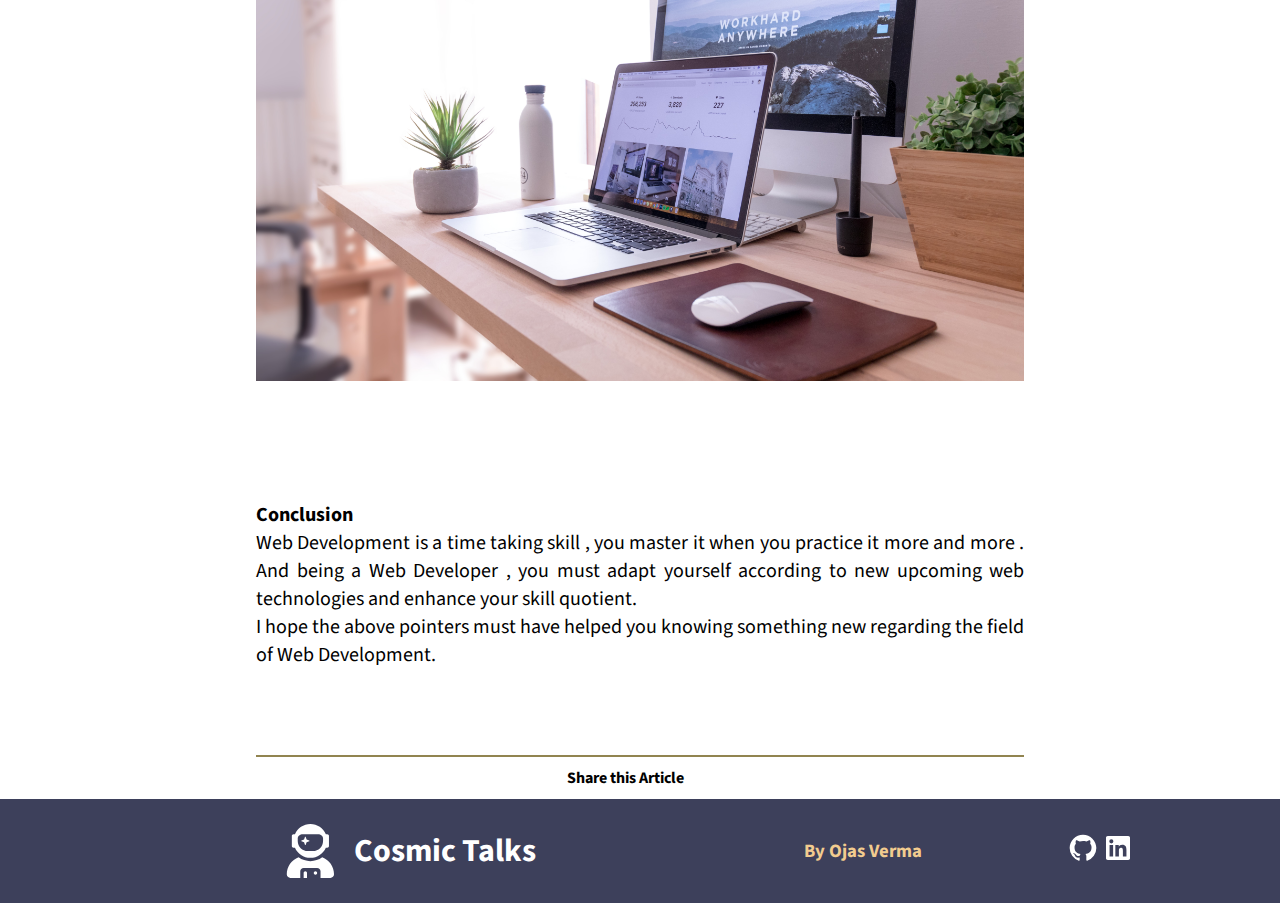
<file: blog_3.html>
<!DOCTYPE html>
<html lang="en">

<head>
    <meta charset="UTF-8">
    <meta http-equiv="X-UA-Compatible" content="IE=edge">
    <meta name="viewport" content="width=device-width, initial-scale=1.0">
    <meta name="description" content="This Article Lists down the steps you need to follow for becoming a Web Developer in 2022.">
    <meta name="keywords" content="Ojas Verma, Web, Web Development,Tech, Technology, HTML, CSS, JavaScript , React, Django , Next.js , Guide,Frontend, Backend">
    <meta name="robots" content="INDEX,FOLLOW">
    <title>Web Developer Guide 2022| Cosmic Talks</title>
    <link rel="shortcut icon" href="logo.svg" type="image/x-icon">
    <link rel="stylesheet" href="style.css">
</head>

<body>
    <header>
        <div class="git">
            <a href="#"><svg xmlns="http://www.w3.org/2000/svg" viewBox="0 0 24 24" width="32" height="32">
                    <path fill="none" d="M0 0h24v24H0z" />
                    <path
                        d="M12 2C6.475 2 2 6.475 2 12a9.994 9.994 0 0 0 6.838 9.488c.5.087.687-.213.687-.476 0-.237-.013-1.024-.013-1.862-2.512.463-3.162-.612-3.362-1.175-.113-.288-.6-1.175-1.025-1.413-.35-.187-.85-.65-.013-.662.788-.013 1.35.725 1.538 1.025.9 1.512 2.338 1.087 2.912.825.088-.65.35-1.087.638-1.337-2.225-.25-4.55-1.113-4.55-4.938 0-1.088.387-1.987 1.025-2.688-.1-.25-.45-1.275.1-2.65 0 0 .837-.262 2.75 1.026a9.28 9.28 0 0 1 2.5-.338c.85 0 1.7.112 2.5.337 1.912-1.3 2.75-1.024 2.75-1.024.55 1.375.2 2.4.1 2.65.637.7 1.025 1.587 1.025 2.687 0 3.838-2.337 4.688-4.562 4.938.362.312.675.912.675 1.85 0 1.337-.013 2.412-.013 2.75 0 .262.188.574.688.474A10.016 10.016 0 0 0 22 12c0-5.525-4.475-10-10-10z" />
                </svg></a>
        </div>
        <div class="logo">
            <svg xmlns="http://www.w3.org/2000/svg" viewBox="0 0 448 512">
                <!--! Font Awesome Pro 6.1.1 by @fontawesome - https://fontawesome.com License - https://fontawesome.com/license (Commercial License) Copyright 2022 Fonticons, Inc. -->
                <path
                    d="M176 448C167.3 448 160 455.3 160 464V512h32v-48C192 455.3 184.8 448 176 448zM272 448c-8.75 0-16 7.25-16 16s7.25 16 16 16s16-7.25 16-16S280.8 448 272 448zM164 172l8.205 24.62c1.215 3.645 6.375 3.645 7.59 0L188 172l24.62-8.203c3.646-1.219 3.646-6.375 0-7.594L188 148L179.8 123.4c-1.215-3.648-6.375-3.648-7.59 0L164 148L139.4 156.2c-3.646 1.219-3.646 6.375 0 7.594L164 172zM336.1 315.4C304 338.6 265.1 352 224 352s-80.03-13.43-112.1-36.59C46.55 340.2 0 403.3 0 477.3C0 496.5 15.52 512 34.66 512H128v-64c0-17.75 14.25-32 32-32h128c17.75 0 32 14.25 32 32v64h93.34C432.5 512 448 496.5 448 477.3C448 403.3 401.5 340.2 336.1 315.4zM64 224h13.5C102.3 280.5 158.4 320 224 320s121.8-39.5 146.5-96H384c8.75 0 16-7.25 16-16v-96C400 103.3 392.8 96 384 96h-13.5C345.8 39.5 289.6 0 224 0S102.3 39.5 77.5 96H64C55.25 96 48 103.3 48 112v96C48 216.8 55.25 224 64 224zM104 136C104 113.9 125.5 96 152 96h144c26.5 0 48 17.88 48 40V160c0 53-43 96-96 96h-48c-53 0-96-43-96-96V136z" />
            </svg>
            <h1>Cosmic Talks</h1>
        </div>
        <nav>
            <ul>
                <li><a href="index.html">Home</a></li>
                <li><a href="about.html">About</a></li>
                <li><a href="content.html" class="active">Content</a></li>
            </ul>
        </nav>
    </header>
    <div class="blog-hero" style="height: max-content;">
        <img src="web.jpg" alt="blog-2" style="height: 80vh;">
        <h4>Source : Photo by Arnold Francisca on Unsplash</a>
    </div>
    <div class="blog-cont">
        <div class="title">
            <h1>Web Developer Guide 2022 </h1>
            <h3>Published On : June 11th , 2022 </h3>
        </div>
        <div class="author">
            <h4>Author : Ojas Verma</h4>
        </div>
        <div class="text">
            <p>
                It's 2022 already , and we all have recognised the importance of technology in services like education , social media, online shopping and several more . These services are available to us on platforms like Android (or iOS) or Internet (or the Web). <br>
                <b>Web Development</b> is an interesting field concerned with developing programmes like Websites and Web Applications using modern day technologies . These Websites can have various use cases like business websites , a web portfolio or may be just a content delivering site (like a blog or article).
                <br><br>
                <b style="text-decoration: underline;text-decoration-color: #f2cc8f;">Why to become a Web Developer ?</b><br>
                <br>
                Web Developer is indeed one of the most fascinating and demanding skill set in the industry. For an instance , Today anyone having a business (may be a small shop or a big managed firm), feels the need of a platform where they can directly conect to their customers and this is where web developers come into scene. <br>
                Being a Web Developer, you need to have a good understanding of User Interactions and Web programming. This also allows you to make your own site and reach to your projected audience (and may be you can start your own business as well !) <br>
                Now comes to the most fascinating aspect of this field , the pay scale of a Web Developer . So , if you are planning to begin you career in Web Development, you will be amazed to know that the average salary of an entry level Web Developer begins from $71,574 per annum in USA (Source : <i>www.indeed.com/career/web-developer/salaries</i> ) and this figure may vary according to years of experience and the place of Work. 
                <br><br>
                <b>Things you must know for becoming a Web Developer.</b>
                <br>
                Now let us begin our discussion on the list of skills that you must acquire for becomming a successful web developer.
                <br>
                <br>
                <b>1. HTML , CSS & JavaScript</b>
                <br><br>
                Without doubt these languages make the backbone of any website . <b>HTML</b> or Hyper Text Markup Language is a framework language which defines the type of element present in your Website. Coming to <b> CSS</b> or Casacading Style Sheets , It is a styling language which beautifies the HTML elements and makes any website Attractive and Appealing. Next , <b>JavaScript</b> is considered as the logical part of any website. It involves calculations , functions , API's , server and Backend . <br>
                Hence in a nutshell, to begin with Web Development these three languages are a must.
                <br>
                
                <img src="coder.jpg"  style="width: 60vw;"><br>
                <a href="https://www.freepik.com/vectors/coder">Coder vector created by upklyak - www.freepik.com</a>
                <br><br><br>
                <b>2. Git and GitHub</b><br>
                While developing any web-based project , you tend to keep a record of your source code and even may want to regulate the versions of your project . Git and GitHub simplifies this task for you, all you need is just a GitHub Account and you are good to go . <br>
                This even allows you to share your code with other professionals in a better way (For example , You may submit your GitHub Repository as a proof of your projects in your resume). Git enables code management and provides security to your development. And the cherry on the cake is , it is free and open source. <br>
                Even you can host your web development projects on GitHub Pages.
                <br>
                <br><br>
                <br>
                <b>3. Django and Flask</b><br>
                The two of the above web frame works are written on python programming language and built keeping in mind simplicity and performance as priority. Though both, Django and Flask can be utilised fro web development , but still there are some minor differences. Where Django is more powerful and is preffered for developing multipage application with complex models and data rendering , Flask is oftenly chosen for light projects (like single page applications) . The web admin console panel of django gives it's users an extra edge in productivity rather than Flask. Django's rich documentation allows you to get solution whenever stuck.
                <br>
                <b>Tip</b> : If you are a python developer and wants to change your stream to web , You must start working with these frameworks.
                <br>
                <br><br>
                <img src="django.jpg" alt="Django" style="width: 60vw;"><br>
                <a href="https://www.freepik.com/vectors/software-solutions">Software solutions vector created by fullvector - www.freepik.com</a>
                <br>
                <br>
                <br>
                <b>4. Node.js</b><br>
                One of the most popular javascript environment among web developers. Node.js is a powerful framework for creating apps which require continuous and real time data processing . It ensures code reusability , means you need not memorize and write the same piece of code again and again. This JavaScript framework even helps you with <b>SEO</b> and saves time during hosting. <br>
                Once you know how to use it, new possibilities open for you like Next.js , etc.
                <br>
                <br><br>
                <br>
                <br>
                <br>
                <b>5. CDN ~ Bootstrap and Tailwind CSS</b><br>
                Imagine a scenerio where you are having a complex web project in your hand , and you need to focus more upon the logic and analytics (what we call as Backend) , would it be a wise decision to write the HTML code from the very start ? Absolutely not. <b>CDN</b> or Content Delivery Networks comes into play here. They are having the pre-defined code for your use cases. So all you need is to just integrate these services into your development and get done with basic HTML and CSS.<br>
                You must be familiar with <b>Bootstrap</b> , which is also a type of CDN system which simplifies your frontend development. One more platform like this is <b>Tailwind CSS.</b>
                <br>
                <br><br>
                <img src="CDN.jpg" alt="Photo by Domenico Loia on Unsplash

                " style="width: 60vw;"><br>
                <br>
                <br>
                <br>
                <br>
                <b>Conclusion</b><br>
                Web Development is a time taking skill , you master it when you practice it more and more . And being a Web Developer , you must adapt yourself according to new upcoming web technologies and enhance your skill quotient. <br>
                I hope the above pointers must have helped you knowing something new regarding the field of Web Development. 
                <br>
                <br>
                <br>
            </p>
        </div>
        <div class="share">
            <h4>Share this Article</h4>
            <div class="a2a_kit a2a_kit_size_32 a2a_default_style">
                <a class="a2a_button_facebook" href="#" ></a>
                <a class="a2a_button_whatsapp" href="#" ></a>
            </div>
            <script async src="https://static.addtoany.com/menu/page.js"></script>
        </div>
    </div>
    <footer>
        <a href="index.html">
            <div class="logo">
                <svg xmlns="http://www.w3.org/2000/svg" viewBox="0 0 448 512">
                    <!--! Font Awesome Pro 6.1.1 by @fontawesome - https://fontawesome.com License - https://fontawesome.com/license (Commercial License) Copyright 2022 Fonticons, Inc. -->
                    <path
                        d="M176 448C167.3 448 160 455.3 160 464V512h32v-48C192 455.3 184.8 448 176 448zM272 448c-8.75 0-16 7.25-16 16s7.25 16 16 16s16-7.25 16-16S280.8 448 272 448zM164 172l8.205 24.62c1.215 3.645 6.375 3.645 7.59 0L188 172l24.62-8.203c3.646-1.219 3.646-6.375 0-7.594L188 148L179.8 123.4c-1.215-3.648-6.375-3.648-7.59 0L164 148L139.4 156.2c-3.646 1.219-3.646 6.375 0 7.594L164 172zM336.1 315.4C304 338.6 265.1 352 224 352s-80.03-13.43-112.1-36.59C46.55 340.2 0 403.3 0 477.3C0 496.5 15.52 512 34.66 512H128v-64c0-17.75 14.25-32 32-32h128c17.75 0 32 14.25 32 32v64h93.34C432.5 512 448 496.5 448 477.3C448 403.3 401.5 340.2 336.1 315.4zM64 224h13.5C102.3 280.5 158.4 320 224 320s121.8-39.5 146.5-96H384c8.75 0 16-7.25 16-16v-96C400 103.3 392.8 96 384 96h-13.5C345.8 39.5 289.6 0 224 0S102.3 39.5 77.5 96H64C55.25 96 48 103.3 48 112v96C48 216.8 55.25 224 64 224zM104 136C104 113.9 125.5 96 152 96h144c26.5 0 48 17.88 48 40V160c0 53-43 96-96 96h-48c-53 0-96-43-96-96V136z" />
                </svg>
                <h1>Cosmic Talks</h1>
            </div>
        </a>
        <h3>By Ojas Verma</h3>
        <div class="social">
            <a target="_blank" href=""><svg id="gh" xmlns="http://www.w3.org/2000/svg" viewBox="0 0 24 24" width="32"
                    height="32">
                    <path fill="none" d="M0 0h24v24H0z" />
                    <path
                        d="M12 2C6.475 2 2 6.475 2 12a9.994 9.994 0 0 0 6.838 9.488c.5.087.687-.213.687-.476 0-.237-.013-1.024-.013-1.862-2.512.463-3.162-.612-3.362-1.175-.113-.288-.6-1.175-1.025-1.413-.35-.187-.85-.65-.013-.662.788-.013 1.35.725 1.538 1.025.9 1.512 2.338 1.087 2.912.825.088-.65.35-1.087.638-1.337-2.225-.25-4.55-1.113-4.55-4.938 0-1.088.387-1.987 1.025-2.688-.1-.25-.45-1.275.1-2.65 0 0 .837-.262 2.75 1.026a9.28 9.28 0 0 1 2.5-.338c.85 0 1.7.112 2.5.337 1.912-1.3 2.75-1.024 2.75-1.024.55 1.375.2 2.4.1 2.65.637.7 1.025 1.587 1.025 2.687 0 3.838-2.337 4.688-4.562 4.938.362.312.675.912.675 1.85 0 1.337-.013 2.412-.013 2.75 0 .262.188.574.688.474A10.016 10.016 0 0 0 22 12c0-5.525-4.475-10-10-10z" />
                </svg></a>
            <a target="_blank" href="https://www.linkedin.com/in/ojas-verma-002a25232/"><svg id="li"
                    xmlns="http://www.w3.org/2000/svg" viewBox="0 0 24 24" width="32" height="32">
                    <path fill="none" d="M0 0h24v24H0z" />
                    <path
                        d="M18.335 18.339H15.67v-4.177c0-.996-.02-2.278-1.39-2.278-1.389 0-1.601 1.084-1.601 2.205v4.25h-2.666V9.75h2.56v1.17h.035c.358-.674 1.228-1.387 2.528-1.387 2.7 0 3.2 1.778 3.2 4.091v4.715zM7.003 8.575a1.546 1.546 0 0 1-1.548-1.549 1.548 1.548 0 1 1 1.547 1.549zm1.336 9.764H5.666V9.75H8.34v8.589zM19.67 3H4.329C3.593 3 3 3.58 3 4.297v15.406C3 20.42 3.594 21 4.328 21h15.338C20.4 21 21 20.42 21 19.703V4.297C21 3.58 20.4 3 19.666 3h.003z" />
                </svg></a>
        </div>
    </footer>
</body>

</html>
</file>
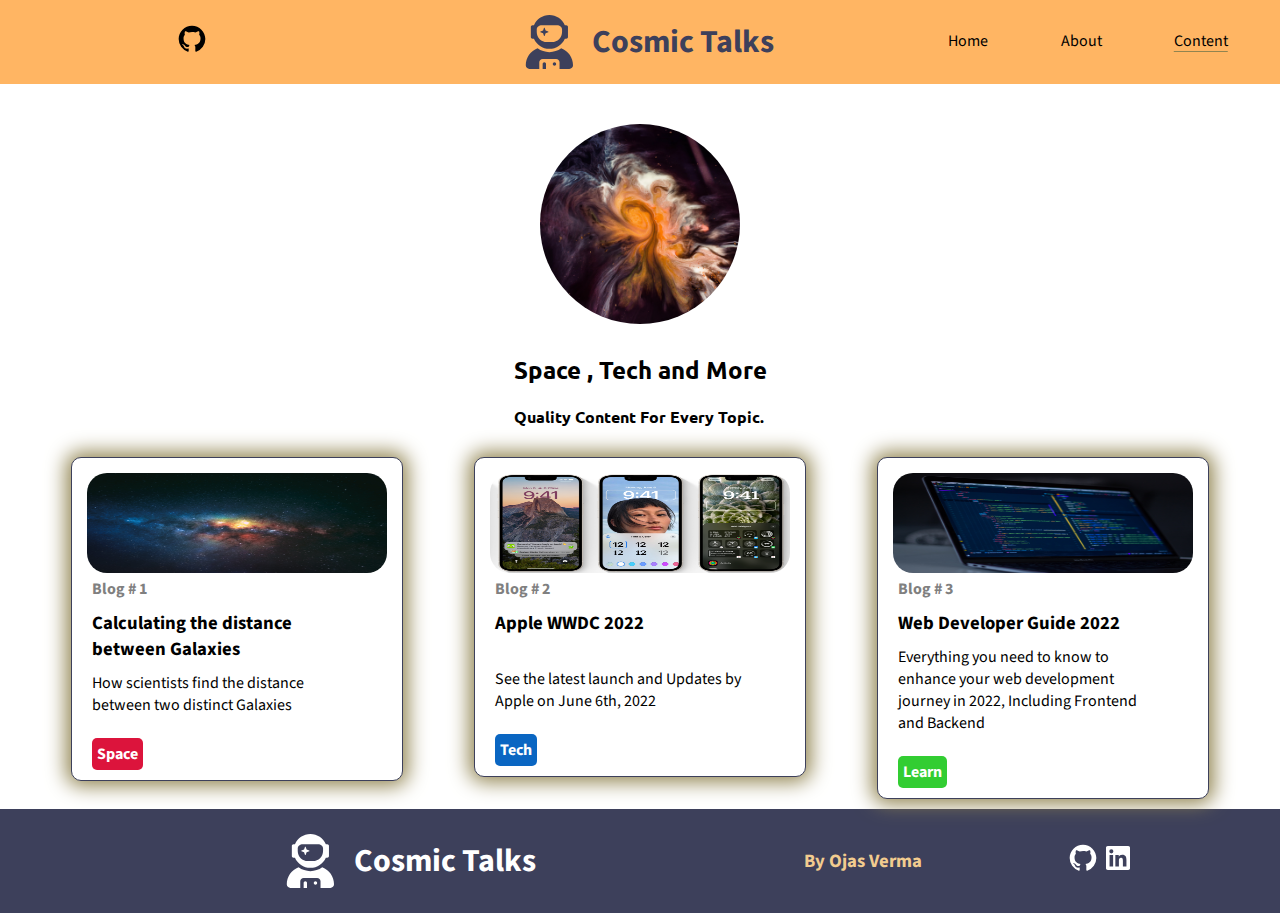
<file: content.html>
<!DOCTYPE html>
<html lang="en">
<head>
    <meta charset="UTF-8">
    <meta http-equiv="X-UA-Compatible" content="IE=edge">
    <meta name="viewport" content="width=device-width, initial-scale=1.0">
    <title>Cosmic Talks</title>
    <link rel="shortcut icon" href="logo.svg" type="image/x-icon">
    <link rel="stylesheet" href="style.css">
</head>
<body>
    <header>
        <div class="git">
            <a href="#"><svg xmlns="http://www.w3.org/2000/svg" viewBox="0 0 24 24" width="32" height="32"><path fill="none" d="M0 0h24v24H0z"/><path d="M12 2C6.475 2 2 6.475 2 12a9.994 9.994 0 0 0 6.838 9.488c.5.087.687-.213.687-.476 0-.237-.013-1.024-.013-1.862-2.512.463-3.162-.612-3.362-1.175-.113-.288-.6-1.175-1.025-1.413-.35-.187-.85-.65-.013-.662.788-.013 1.35.725 1.538 1.025.9 1.512 2.338 1.087 2.912.825.088-.65.35-1.087.638-1.337-2.225-.25-4.55-1.113-4.55-4.938 0-1.088.387-1.987 1.025-2.688-.1-.25-.45-1.275.1-2.65 0 0 .837-.262 2.75 1.026a9.28 9.28 0 0 1 2.5-.338c.85 0 1.7.112 2.5.337 1.912-1.3 2.75-1.024 2.75-1.024.55 1.375.2 2.4.1 2.65.637.7 1.025 1.587 1.025 2.687 0 3.838-2.337 4.688-4.562 4.938.362.312.675.912.675 1.85 0 1.337-.013 2.412-.013 2.75 0 .262.188.574.688.474A10.016 10.016 0 0 0 22 12c0-5.525-4.475-10-10-10z"/></svg></a>
        </div>
        <div class="logo">
            <svg xmlns="http://www.w3.org/2000/svg" viewBox="0 0 448 512"><!--! Font Awesome Pro 6.1.1 by @fontawesome - https://fontawesome.com License - https://fontawesome.com/license (Commercial License) Copyright 2022 Fonticons, Inc. --><path d="M176 448C167.3 448 160 455.3 160 464V512h32v-48C192 455.3 184.8 448 176 448zM272 448c-8.75 0-16 7.25-16 16s7.25 16 16 16s16-7.25 16-16S280.8 448 272 448zM164 172l8.205 24.62c1.215 3.645 6.375 3.645 7.59 0L188 172l24.62-8.203c3.646-1.219 3.646-6.375 0-7.594L188 148L179.8 123.4c-1.215-3.648-6.375-3.648-7.59 0L164 148L139.4 156.2c-3.646 1.219-3.646 6.375 0 7.594L164 172zM336.1 315.4C304 338.6 265.1 352 224 352s-80.03-13.43-112.1-36.59C46.55 340.2 0 403.3 0 477.3C0 496.5 15.52 512 34.66 512H128v-64c0-17.75 14.25-32 32-32h128c17.75 0 32 14.25 32 32v64h93.34C432.5 512 448 496.5 448 477.3C448 403.3 401.5 340.2 336.1 315.4zM64 224h13.5C102.3 280.5 158.4 320 224 320s121.8-39.5 146.5-96H384c8.75 0 16-7.25 16-16v-96C400 103.3 392.8 96 384 96h-13.5C345.8 39.5 289.6 0 224 0S102.3 39.5 77.5 96H64C55.25 96 48 103.3 48 112v96C48 216.8 55.25 224 64 224zM104 136C104 113.9 125.5 96 152 96h144c26.5 0 48 17.88 48 40V160c0 53-43 96-96 96h-48c-53 0-96-43-96-96V136z"/></svg>
            <h1>Cosmic Talks</h1>
        </div>
        <nav>
            <ul>
                <li><a href="index.html">Home</a></li>
                <li><a href="about.html">About</a></li>
                <li><a href="#" class="active">Content</a></li>
            </ul>
        </nav>
    </header>
    <div class="head">
        <div class="img">

        </div>
        <div class="info">
            <h2>Space , Tech and More</h2>
            <h4>Quality Content For Every Topic.</h4>
        </div>
    </div>
    <div class="content">
        <div class="row">
            <a href="blog_1.html">
                <div class="card">
                    <img src="blog-1.jpg" alt="blog-1">
                    <div class="info">
                        <h4>Blog # 1</h4>
                        <h3>Calculating the distance between Galaxies</h3>
                        <p>How scientists find the distance between two distinct Galaxies</p>
                        <br>
                        <h4 id="space">Space</h4>
                    </div>
                </div>
            </a>
            <a href="blog_2.html">
                <div class="card">
                    <img src="ios.PNG" alt="blog-2">
                    <div class="info">
                        <h4>Blog # 2</h4>
                        <h3>Apple WWDC 2022</h3>
                        <br>
                        <p>See the latest launch and Updates by Apple on June 6th, 2022</p>
                        <br>
                        <h4 id="tech">Tech</h4>
                    </div>
                </div>
            </a>
            <a href="blog_3.html">
                <div class="card">
                    <img src="web.jpg" alt="blog-3">
                    <div class="info">
                        <h4>Blog # 3</h4>
                        <h3>Web Developer Guide 2022</h3>
                        <p>Everything you need to know to enhance your web development journey in 2022, Including Frontend and Backend</p>
                        <br>
                        <h4 id="learn">Learn</h4>
                    </div>
                </div>
            </a>
        </div>
    </div>
    <footer>
        <a href="#">
            <div class="logo">
                <svg xmlns="http://www.w3.org/2000/svg" viewBox="0 0 448 512"><!--! Font Awesome Pro 6.1.1 by @fontawesome - https://fontawesome.com License - https://fontawesome.com/license (Commercial License) Copyright 2022 Fonticons, Inc. --><path d="M176 448C167.3 448 160 455.3 160 464V512h32v-48C192 455.3 184.8 448 176 448zM272 448c-8.75 0-16 7.25-16 16s7.25 16 16 16s16-7.25 16-16S280.8 448 272 448zM164 172l8.205 24.62c1.215 3.645 6.375 3.645 7.59 0L188 172l24.62-8.203c3.646-1.219 3.646-6.375 0-7.594L188 148L179.8 123.4c-1.215-3.648-6.375-3.648-7.59 0L164 148L139.4 156.2c-3.646 1.219-3.646 6.375 0 7.594L164 172zM336.1 315.4C304 338.6 265.1 352 224 352s-80.03-13.43-112.1-36.59C46.55 340.2 0 403.3 0 477.3C0 496.5 15.52 512 34.66 512H128v-64c0-17.75 14.25-32 32-32h128c17.75 0 32 14.25 32 32v64h93.34C432.5 512 448 496.5 448 477.3C448 403.3 401.5 340.2 336.1 315.4zM64 224h13.5C102.3 280.5 158.4 320 224 320s121.8-39.5 146.5-96H384c8.75 0 16-7.25 16-16v-96C400 103.3 392.8 96 384 96h-13.5C345.8 39.5 289.6 0 224 0S102.3 39.5 77.5 96H64C55.25 96 48 103.3 48 112v96C48 216.8 55.25 224 64 224zM104 136C104 113.9 125.5 96 152 96h144c26.5 0 48 17.88 48 40V160c0 53-43 96-96 96h-48c-53 0-96-43-96-96V136z"/></svg>
                <h1>Cosmic Talks</h1>
            </div>
        </a>
        <h3>By Ojas Verma</h3>
        <div class="social">
            <a target="_blank" href=""><svg id="gh" xmlns="http://www.w3.org/2000/svg" viewBox="0 0 24 24" width="32" height="32"><path fill="none" d="M0 0h24v24H0z"/><path d="M12 2C6.475 2 2 6.475 2 12a9.994 9.994 0 0 0 6.838 9.488c.5.087.687-.213.687-.476 0-.237-.013-1.024-.013-1.862-2.512.463-3.162-.612-3.362-1.175-.113-.288-.6-1.175-1.025-1.413-.35-.187-.85-.65-.013-.662.788-.013 1.35.725 1.538 1.025.9 1.512 2.338 1.087 2.912.825.088-.65.35-1.087.638-1.337-2.225-.25-4.55-1.113-4.55-4.938 0-1.088.387-1.987 1.025-2.688-.1-.25-.45-1.275.1-2.65 0 0 .837-.262 2.75 1.026a9.28 9.28 0 0 1 2.5-.338c.85 0 1.7.112 2.5.337 1.912-1.3 2.75-1.024 2.75-1.024.55 1.375.2 2.4.1 2.65.637.7 1.025 1.587 1.025 2.687 0 3.838-2.337 4.688-4.562 4.938.362.312.675.912.675 1.85 0 1.337-.013 2.412-.013 2.75 0 .262.188.574.688.474A10.016 10.016 0 0 0 22 12c0-5.525-4.475-10-10-10z" /></svg></a>
            <a target="_blank" href="https://www.linkedin.com/in/ojas-verma-002a25232/"><svg id="li" xmlns="http://www.w3.org/2000/svg" viewBox="0 0 24 24" width="32" height="32"><path fill="none" d="M0 0h24v24H0z"/><path d="M18.335 18.339H15.67v-4.177c0-.996-.02-2.278-1.39-2.278-1.389 0-1.601 1.084-1.601 2.205v4.25h-2.666V9.75h2.56v1.17h.035c.358-.674 1.228-1.387 2.528-1.387 2.7 0 3.2 1.778 3.2 4.091v4.715zM7.003 8.575a1.546 1.546 0 0 1-1.548-1.549 1.548 1.548 0 1 1 1.547 1.549zm1.336 9.764H5.666V9.75H8.34v8.589zM19.67 3H4.329C3.593 3 3 3.58 3 4.297v15.406C3 20.42 3.594 21 4.328 21h15.338C20.4 21 21 20.42 21 19.703V4.297C21 3.58 20.4 3 19.666 3h.003z"/></svg></a>
        </div>
    </footer>
</body>
</html>
</file>
<file: style.css>
@import url('https://fonts.googleapis.com/css2?family=Source+Sans+Pro:wght@300;400&display=swap');
@import url('https://fonts.googleapis.com/css2?family=Ubuntu&display=swap');
*{
    margin: 0;
    padding: 0;
    text-decoration: none;
    list-style: none;
}
::-webkit-scrollbar {
    width: 10px;
}

::-webkit-scrollbar-thumb {
    background-color: #3d405b;
    border-radius: 6px;
}

::-webkit-scrollbar-track {
    color: #feffff;
    box-shadow: inset 0 0 5px grey;
    border-radius: 6px;
}
::selection{
    background-color: #1d1d36;
    color: #ffb563;
}
header{
    width: 100%;
    height: max-content;
    display: flex;
    flex-direction: row;
    padding-top: 10px;
    padding-bottom: 10px;
    background-color: #ffb563;
    position: sticky;
    top: 0px;
    font-family: 'Source Sans Pro', sans-serif;
}
.git{
    width: 30vw;
    display: flex;
    align-items: center;
    justify-content: center;
}
.logo{
    width: 40vw;
    display: flex;
    flex-direction: row;
    align-items: center;
    justify-content: center;
    color: #3d405b;
}
.logo svg{
    width: 6vw;
    height: 6vh;
    margin: 5px;
    fill: #3d405b;
}
nav{
    width: max-content;
}
nav ul{
    width: 30vw;
    justify-content: space-evenly;
    display: flex;
    flex-direction: row;
    align-items: center;
}
a{
    color: black;
}
nav ul li{
    margin: 20px;
}
.active{
    text-decoration: 1px #918450 underline;
    text-underline-offset: 5px;
}

@media (max-width:700px){
    header{
        flex-direction: column;
    }
    .git , .logo , nav ul{
        width: 100vw;
    }
}
.hero{
    width: 100%;
    display: flex;
    flex-direction: row;
    font-family: 'Source Sans Pro', sans-serif;
}
.hero .left{
    display: flex;
    width: 60vw;
    height: auto;
    flex-direction: column;
    align-items: center;
    justify-content: center;
    font-size: 20px;
}
.hero .left h4{
    text-align: left;
    width: 30vw;
}
.hero .left h2{
    text-align: left;
    width: 30vw;
}
.hero .left h3{
    text-align: left;
    width: 30vw;
    margin-bottom: 30px;
    font-family: 'Source Sans Pro', sans-serif;
}
.hero .left p{
    width: 30vw;
    text-align: justify;
}
.hero .right{
    display: flex;
    align-items: center;
    justify-content: center;
}
@media (max-width:760px){
    .hero{
        flex-direction: column;
    }
    .hero .left{
        width: 100vw;
        margin-top: 30px;
    }
    .hero .left h4{
        text-align: center;
        width: 70vw;
    }
    .hero .left h2{
        text-align: center;
        width: 70vw;
    }
    .hero .left h3{
        text-align: center;
        width: 70vw;
        margin-bottom: 30px;
    }
    .hero .left p{
        width: 70vw;
        text-align:center ;
    }
}
@media (max-width:500px){
    .hero .right img{
        width: 70vw;
        height: auto;
    }
}
.resp{
    width: 100%;
    display: flex;
    flex-direction: row;
    background-color: #3d405b;
    align-items: center;
    justify-content: space-evenly;
    margin-top: 100px;
    font-family: 'Source Sans Pro', sans-serif;

}
.resp .left img{
    width: 30vw;
    height: 50vh;
}
.resp .right{
    width:auto;
    height: auto;
    display: flex;
    flex-direction: column;
    justify-content: center;
    align-items: center;
}
.resp .right p{
    width: 40vw;
    font-size: 20px;
    color: #f4f1de;
}
#title{
    width: 40vw;
}
#title h3{
    width: max-content;
    padding: 10px;
    margin: 15px;
    border-bottom: 2px solid #918450;
    color: #ffb563;
}
.feat{
    width: 100%;
    display: flex;
    flex-direction: row-reverse;
    align-items: center;
    justify-content: space-evenly;
    margin-top: 100px;
    font-family: 'Source Sans Pro', sans-serif;

}
.feat .left img{
    width: 30vw;
    height: 50vh;
}
.feat .right{
    width:auto;
    height: auto;
    display: flex;
    flex-direction: column;
    justify-content: center;
    align-items: center;
}
.feat .right p{
    width: 40vw;
    font-size: 20px;
    color: #3d405b;
}
@media (max-width:900px){
    .resp {
        flex-direction: column;
        padding-bottom: 20px;
    }
    .resp .left{
        width: 100vw;
        display: flex;
        align-items: center;
        justify-content: center;
    }
    .resp .left img{
        width: 60vw;
    }
    .resp .right p{
        width: 80vw;
        text-align: center;
    }
    .feat {
        flex-direction: column;
    }
    .feat .left{
        width: 100vw;
        display: flex;
        align-items: center;
        justify-content: center;
    }
    .feat .left img{
        width: 60vw;
    }
    .feat .right p{
        width: 80vw;
        text-align: center;
    }
}
@media (max-width:480px){
    .resp .left img{
        width: 100vw;
    }
}
.contact{
    width: 100%;
    height: max-content;
    display: flex;
    flex-direction: row;
    justify-content: space-evenly;
    margin-top: 50px;
    margin-bottom: 50px;
    font-family: 'Source Sans Pro', sans-serif;

}
.contact img{
    width: 60vw;
    height: auto;
    border-radius: 10px;
}
.contact .form{
    width: max-content;
    padding: 50px;
    border-radius: 10px;
    height: auto;
    display: flex;
    flex-direction: column;
    justify-content: space-evenly;
    align-items: center;
    text-align: center;
    background-color:#e5e5e5 ;
}
.contact .form form{
    display: flex;
    flex-direction: column;
    align-items: center;
    justify-content: center;
}
.contact .form form input{
    width: 20vw;
    height: 5vh;
    margin: 5px;
    border-radius: 3px;
    border: 1px solid #ffb563;
    padding-left: 5px;
}
.contact .form form button{
    width: 8vw;
    height: max-content;
    padding: 10px;
    margin: 5px;
    border-radius: 2px;
    border: solid 1px #ffb563;
    background-color: transparent;
    cursor: pointer;
    transition: 0.4s ease-in-out;
}
.contact .form form button:hover{
    background-color: #ffb563;
    color: white;
}
#desc{
    height: 20vh;
}
@media(max-width:1150px){
    .contact img{
        width: 50vw;
        height: auto;
        border-radius: 10px;
    }
}
@media (max-width:900px){
    .contact{
        flex-direction: column;
        align-items: center;
    }
    .contact img{
        width: 100vw;
        height: auto;
        border-radius: 10px;
    }
    .contact .form{
        margin-top: 20px;
        width: 70vw;
        border-radius: 10px;
        display: flex;
        flex-direction: column;
        justify-content: space-evenly;
        align-items: center;
        text-align: center;
        background-color:#e5e5e5 ;
    }
    .contact .form form input{
        width: 40vw;
        height: 5vh;
        margin: 5px;
        border-radius: 3px;
        border: 1px solid #ffb563;
    }
    .contact .form form button{
        width: 15vw;
        height: max-content;
        padding: 10px;
        margin: 5px;
        border-radius: 2px;
        border: solid 1px #ffb563;
        background-color: transparent;
        cursor: pointer;
        transition: 0.4s ease-in-out;
    }
}
@media (max-width:350px){
    .contact .form form input{
        width: 80vw;
    }
    .contact .form form button{
        width: 50vw;
    }
}
@media(max-height:390px){
    .feat .left img{
        height: 70vh;
    }
}
footer{
    height: max-content;
    width: 100%;
    background-color: #3d405b;
    display: flex;
    flex-direction: row;
    justify-content: space-evenly;
    align-items: center;
    padding-top:20px;
    padding-bottom:20px;
    color: #f2cc8f;
    font-family: 'Source Sans Pro', sans-serif;
}
footer .logo{
    color: white;
}
footer .logo svg{
    fill: white;
    cursor: pointer;
}
footer .social svg{
    cursor: pointer;
    fill: white;
    transition: 0.4s ease-in-out;
}
footer .social #gh:hover{
    fill: black;
}
footer .social #li:hover{
    fill: #0A66C2;
}
@media (max-width:700px){
    footer{
        flex-direction: column;
    }
    footer h3{
        margin: 30px;
    }
}
.head{
    width: 100%;
    display: flex;
    flex-direction: column;
    align-items: center;
    justify-content: center;
    padding-top: 30px;
    font-family: 'Ubuntu', sans-serif;
}
.head .img{
    width: 200px;
    height: 200px;
    background-image: url(cont-hero.jpg);
    background-size: cover;
    background-position: center;
    border-radius: 100px;
    margin: 10px;
}
.head .info{
    height: max-content;
}
.head .info h2{
    margin: 20px;
}
.head .info h4{
    margin: 20px;
}
.content{
    width: 100%;
    height: max-content;
}
.content .row{
    width: 100%;
    display: flex;
    flex-direction: row;
    justify-content: space-evenly;
    padding-top: 10px;
    padding-bottom: 10px;
}
.content .row .card{
    width: max-content;
    height: max-content;
    display: flex;
    flex-direction: column;
    background-color: white;
    border: 1px solid #3d405b;
    border-radius: 10px;
    padding: 10px;
    box-shadow: 0px 0px 20px 5px #918450;
    cursor: pointer;
    font-family: 'Source Sans Pro', sans-serif;
}
.content .row .card img{
    width: 300px;
    height: 100px;
    border-radius: 20px;
    margin: 5px;
}
.content .row .card .info{
    width: 20vw;
    height: max-content;
}
.content .row .card .info h3{
    margin: 10px;
}
.content .row .card .info h4{
    margin-left: 10px;
    color: grey;
}
.content .row .card .info p{
    margin-left: 10px;
}
#space{
    padding: 5px;
    border-radius: 5px;
    color: white;
    background-color: crimson;
    width: max-content;
}
#tech{
    padding: 5px;
    border-radius: 5px;
    color: white;
    background-color: #0A66C2;
    width: max-content;
}
#learn{
    padding: 5px;
    border-radius: 5px;
    color: white;
    background-color: #32CD32;
    width: max-content;
}
@media (max-width:1050px){
    .content{
        flex-direction: column;
    }
    .content .row{
        flex-direction: column;
        align-items: center;
        justify-content: center;
    }
    .content .row .card{
        width: max-content;
        height: max-content;
        display: flex;
        flex-direction: column;
        background-color: white;
        border: 1px solid #3d405b;
        border-radius: 10px;
        padding: 10px;
        margin-bottom: 30px;
    }
    .content .row .card img{
        width: 300px;
        height: 100px;
        border-radius: 20px;
        margin: 5px;
    }
    .content .row .card .info{
        width: 30vw;
        height: max-content;
    }
    .content .row .card .info h3{
        margin: 10px;
    }
    .content .row .card .info h4{
        margin-left: 15px;
        color: grey;
    }
    .content .row .card .info p{
        margin-left: 10px;
    }
}
@media (max-width:800px){
    .content .row .card{
        width: max-content;
        height: max-content;
        display: flex;
        flex-direction: column;
        background-color: white;
        border: 1px solid #3d405b;
        border-radius: 10px;
        padding: 10px;
        margin-bottom: 30px;
    }
    .content .row .card img{
        width: 70vw;
        height: 100px;
        border-radius: 20px;
        margin: 5px;
    }
    .content .row .card .info{
        width: 70vw;
        height: max-content;
    }
    .content .row .card .info h3{
        margin: 10px;
        width: 100%;
    }
    .content .row .card .info h4{
        margin: 15px;
        color: grey;
        width: 100%;
    }
    .content .row .card .info p{
        margin: 10px;
        width: 100%;
    }
}
@media(max-width:270px){
    .head{
        text-align: center;
    } 
}
.blog-hero{
    width: 100%;
    height: 80vh;
    display: flex;
    flex-direction: column;
    align-items: center;
    margin-top: 30px;
    text-align: center;
    font-family: 'Source Sans Pro', sans-serif;
}
.blog-hero img{
    width: 80vw;
    border-radius: 10px;
    height: 70vh;
}
.blog-hero h4{
    color: #3d405b;
}
.blog-cont{
    display: flex;
    flex-direction: column;
    align-items: center;
    font-family: 'Source Sans Pro', sans-serif;

}
.blog-cont .text{
    border-bottom: 2px solid #918450;
    padding-bottom: 30px;
}
.blog-cont .text p{
    width: 60vw;
    font-size: 20px;
    text-align: justify;
}
.blog-cont .title{
    padding: 10px;
    padding-left: 30px;
}
.blog-cont .title h1 , .blog-cont .title h3{
    margin: 5px;
}
.blog-cont .author{
    width: 60vw;
    margin: 30px;
}
@media(max-width:800px){
    .blog-cont .text p{
        width: 80vw;
    }
}
.blog-cont .source{
    width: 60vw;
    padding: 20px;
    font-size: 20px;
    margin-top: 30px;
}
.blog-cont .share{
    width: 80vw;
    display: flex;
    flex-direction: row;
    align-items: center;
    padding: 10px;
    justify-content: center;
}
.blog-cont .share h4{
    margin-right: 30px;
}
@media (max-width:600px){
    .blog-cont .text img{
        width: 70vw;
    }
}
.abt{
    width: 100%;
    height: max-content;
    display: flex;
    flex-direction: column;
    align-items: center;
    text-align: center;
    font-family: Mon;
    font-family: 'Source Sans Pro', sans-serif;
}
.abt h1{
    margin: 10px;
}
.abt img{
    width: 40vw;
    height: auto;
    border-radius: 10px;
}
.abt p{
    width: 40vw;
    text-align: center;
    padding: 20px;
    margin: 10px;
}
.abt svg{
    margin: 10px;
}
@media (max-width:500px){
    .abt p{
        width: 70vw;
    }
    .abt img{
        width: 70vw;
    }
}
</file>
